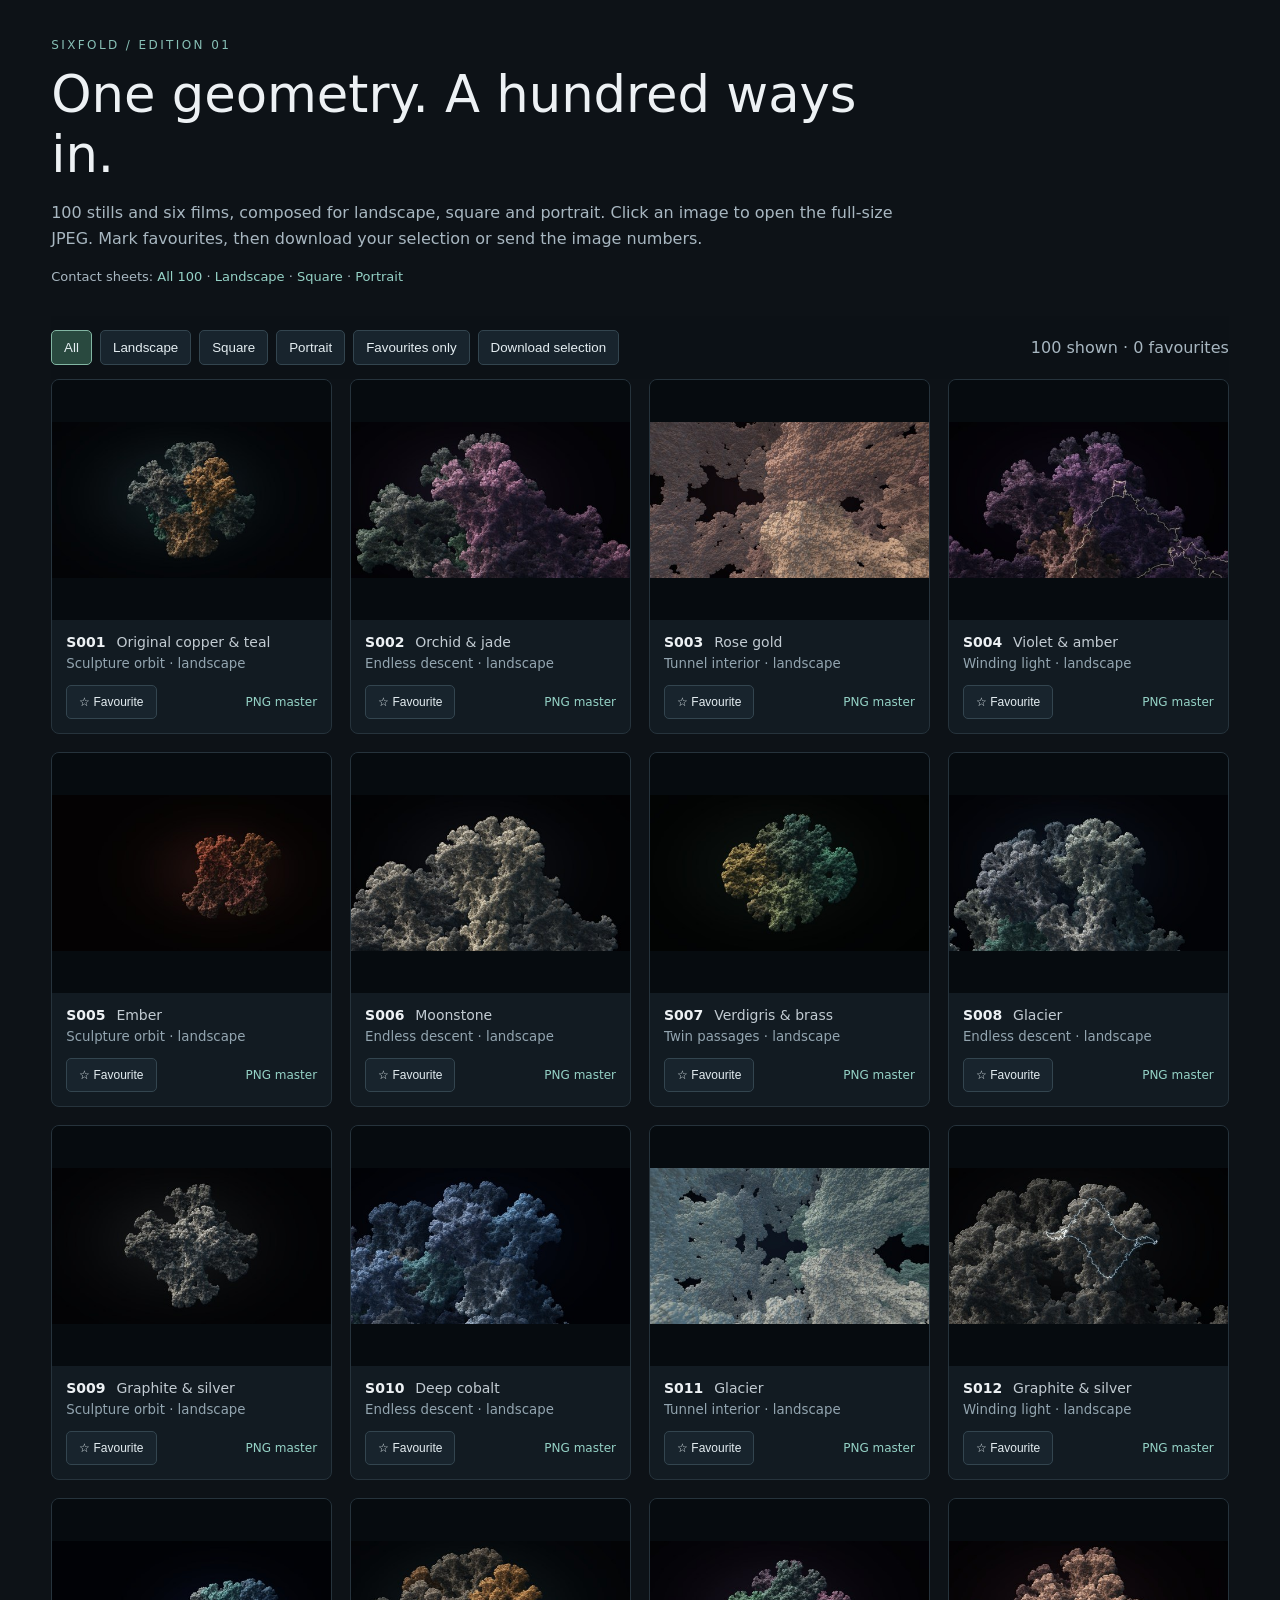
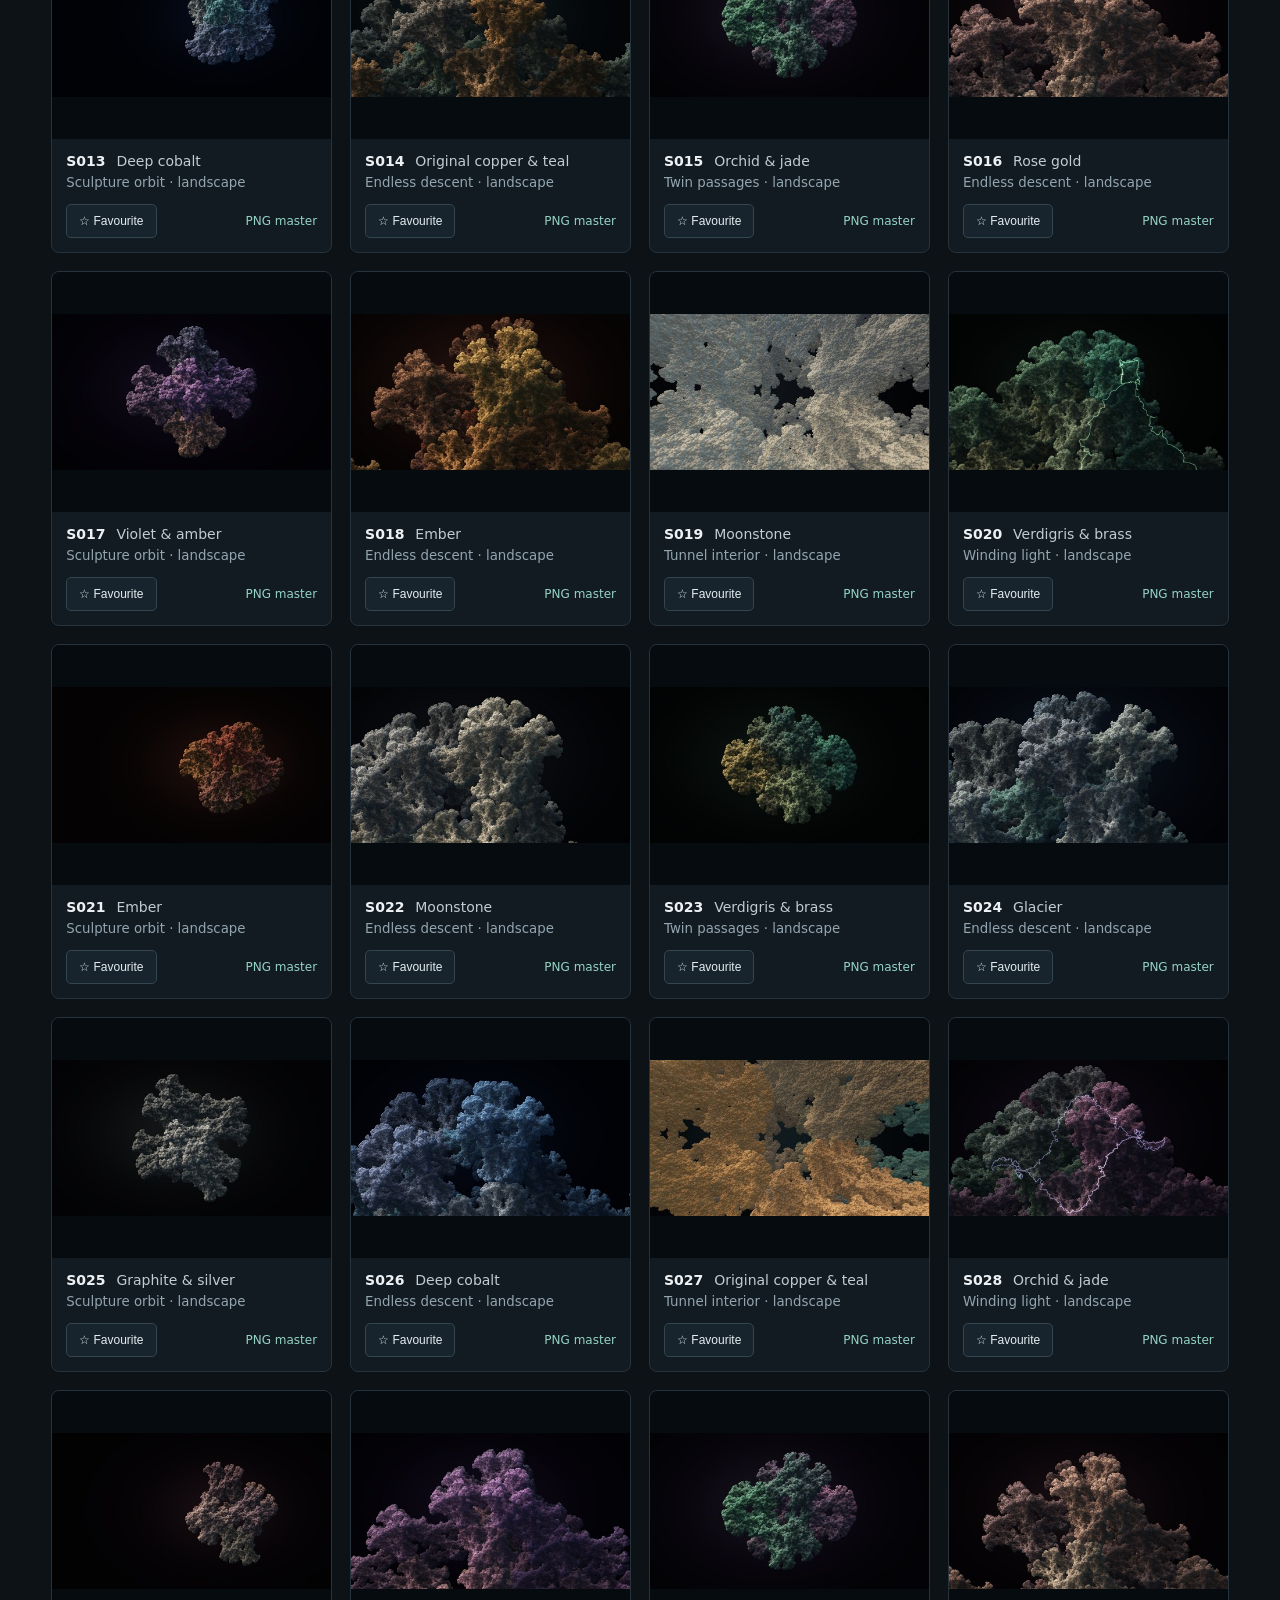
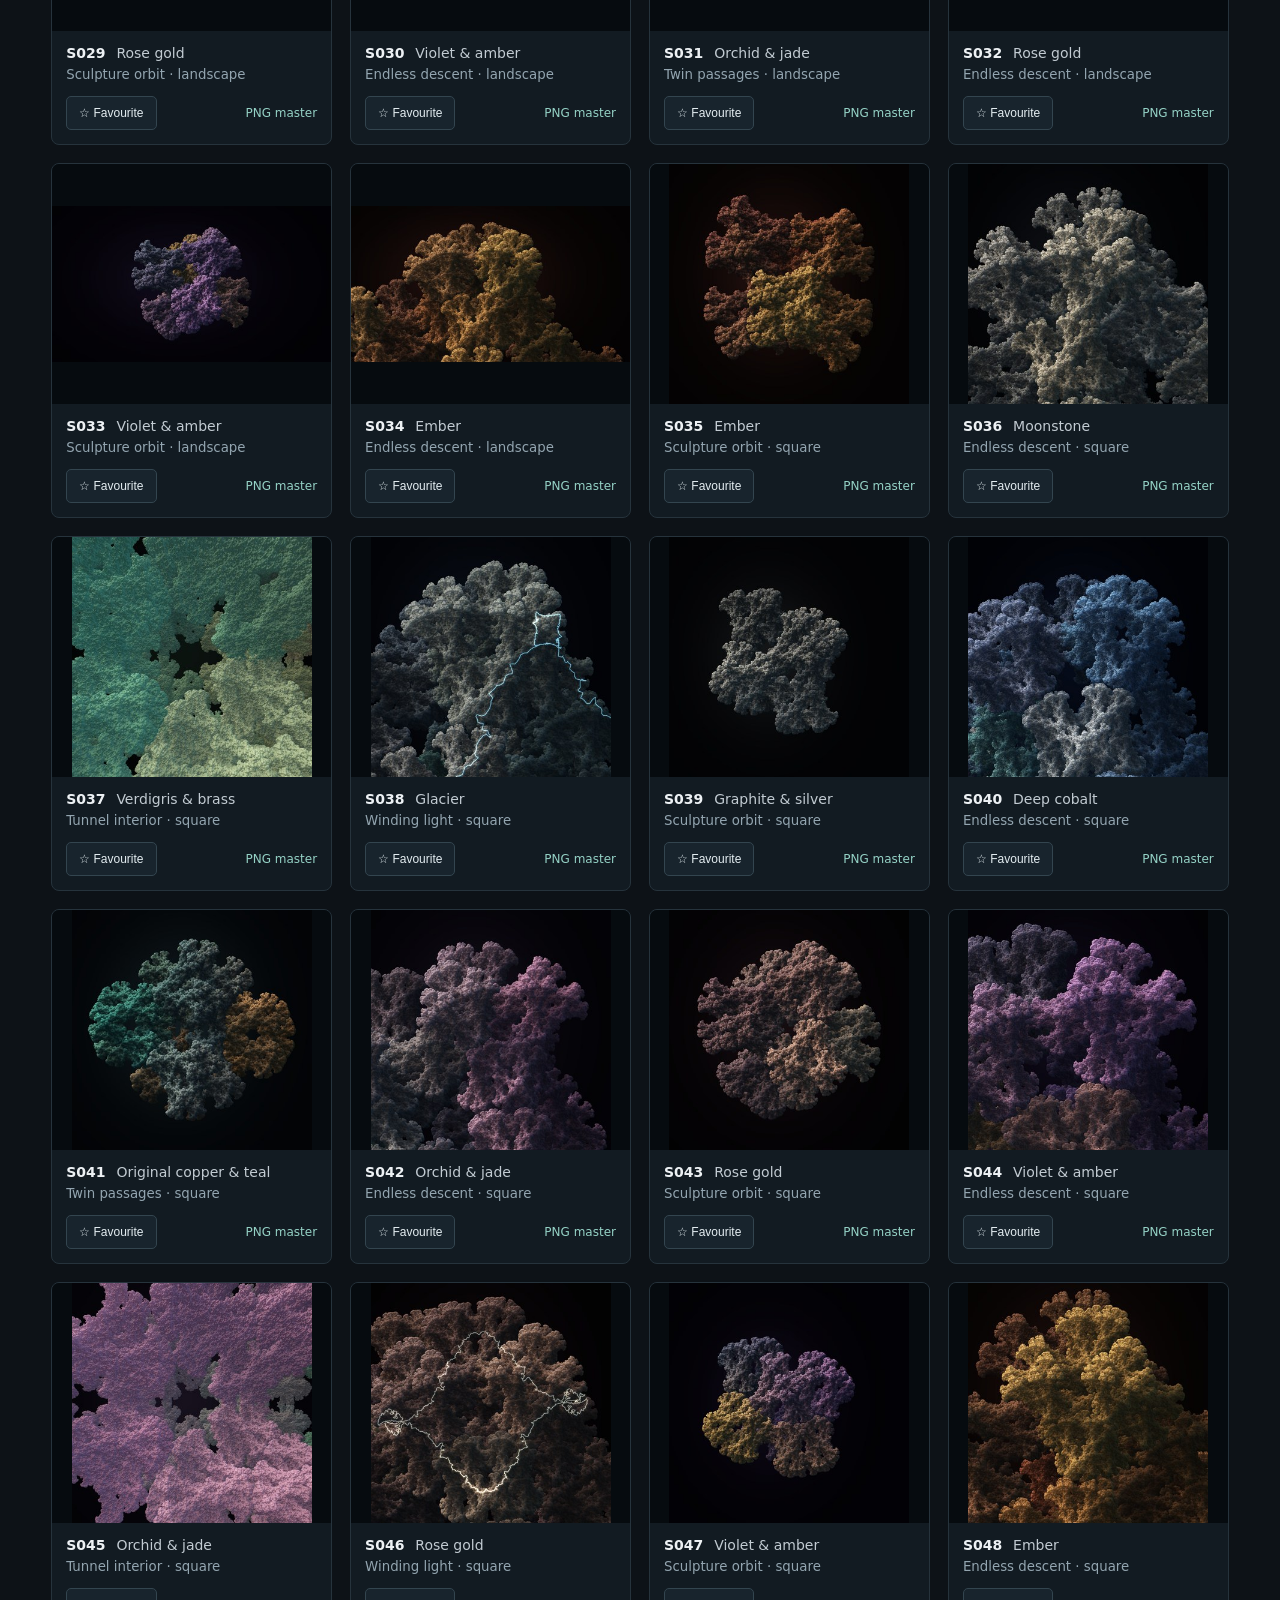
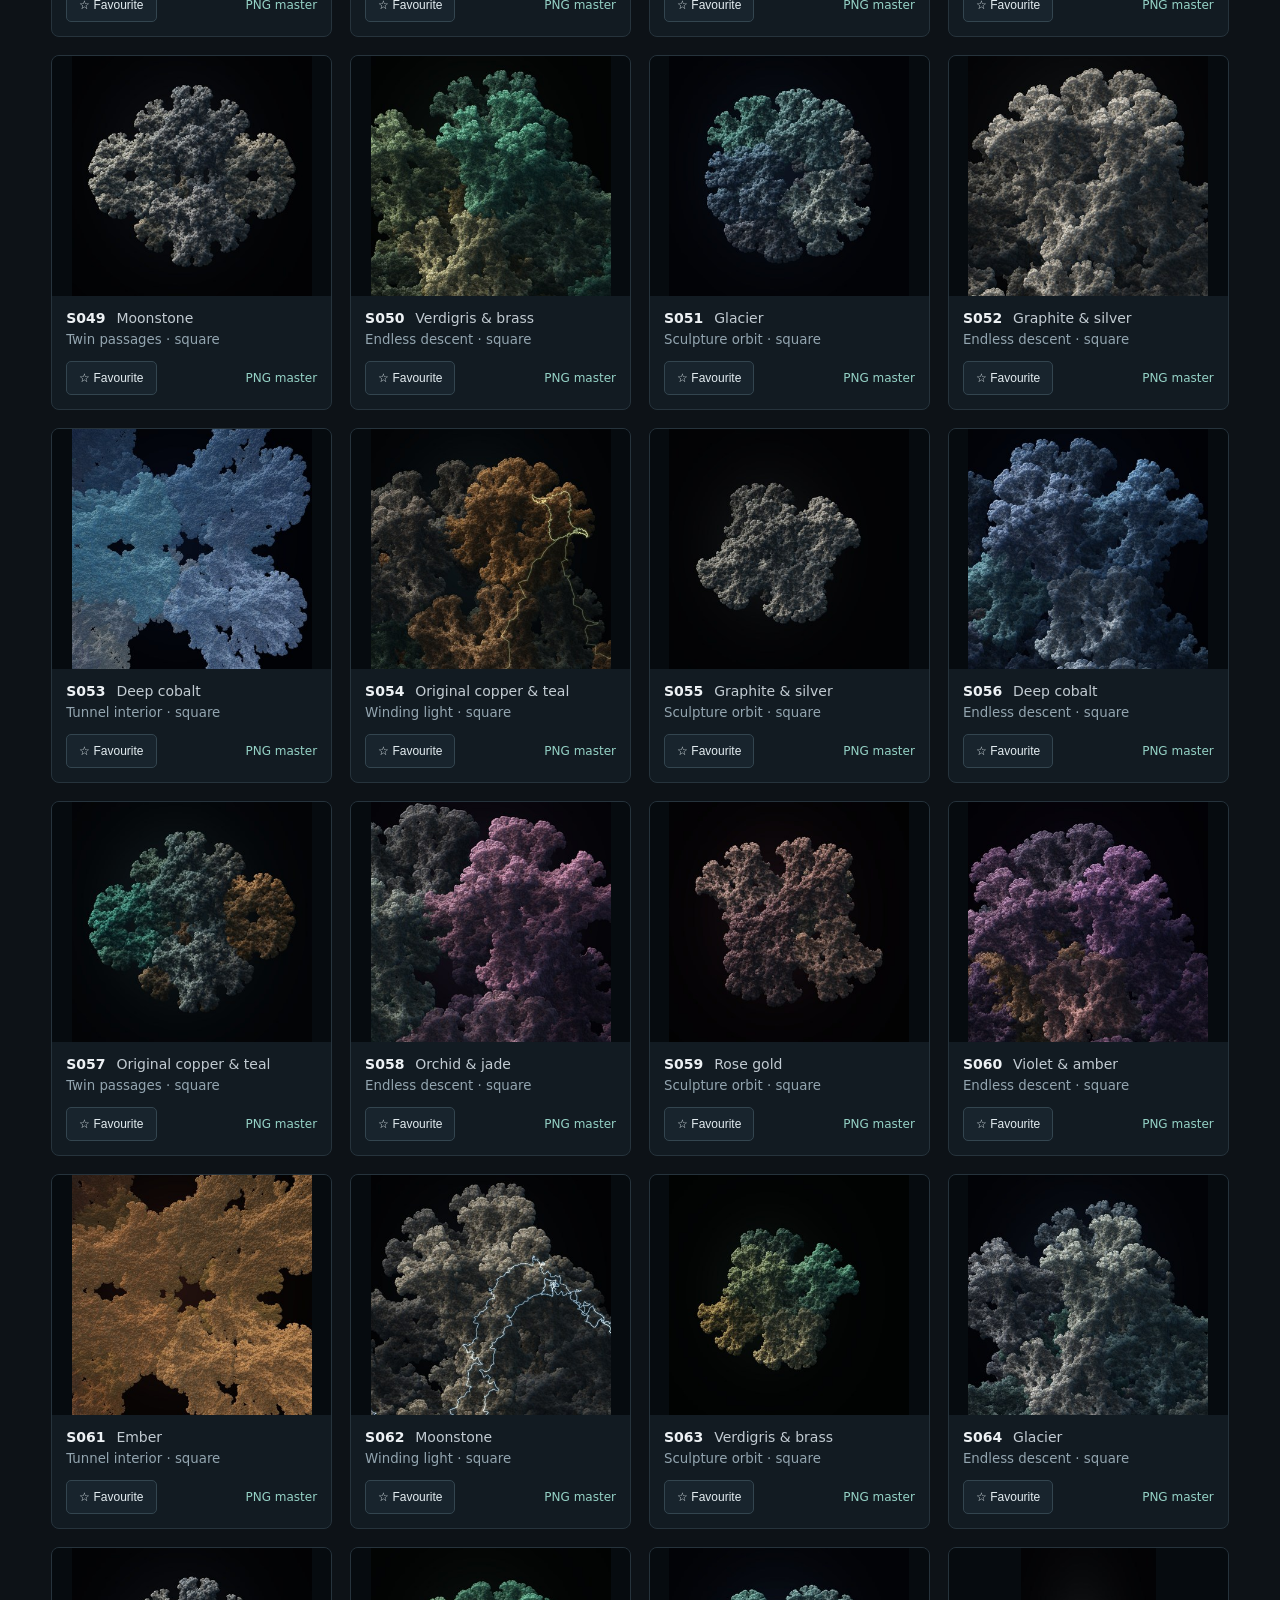
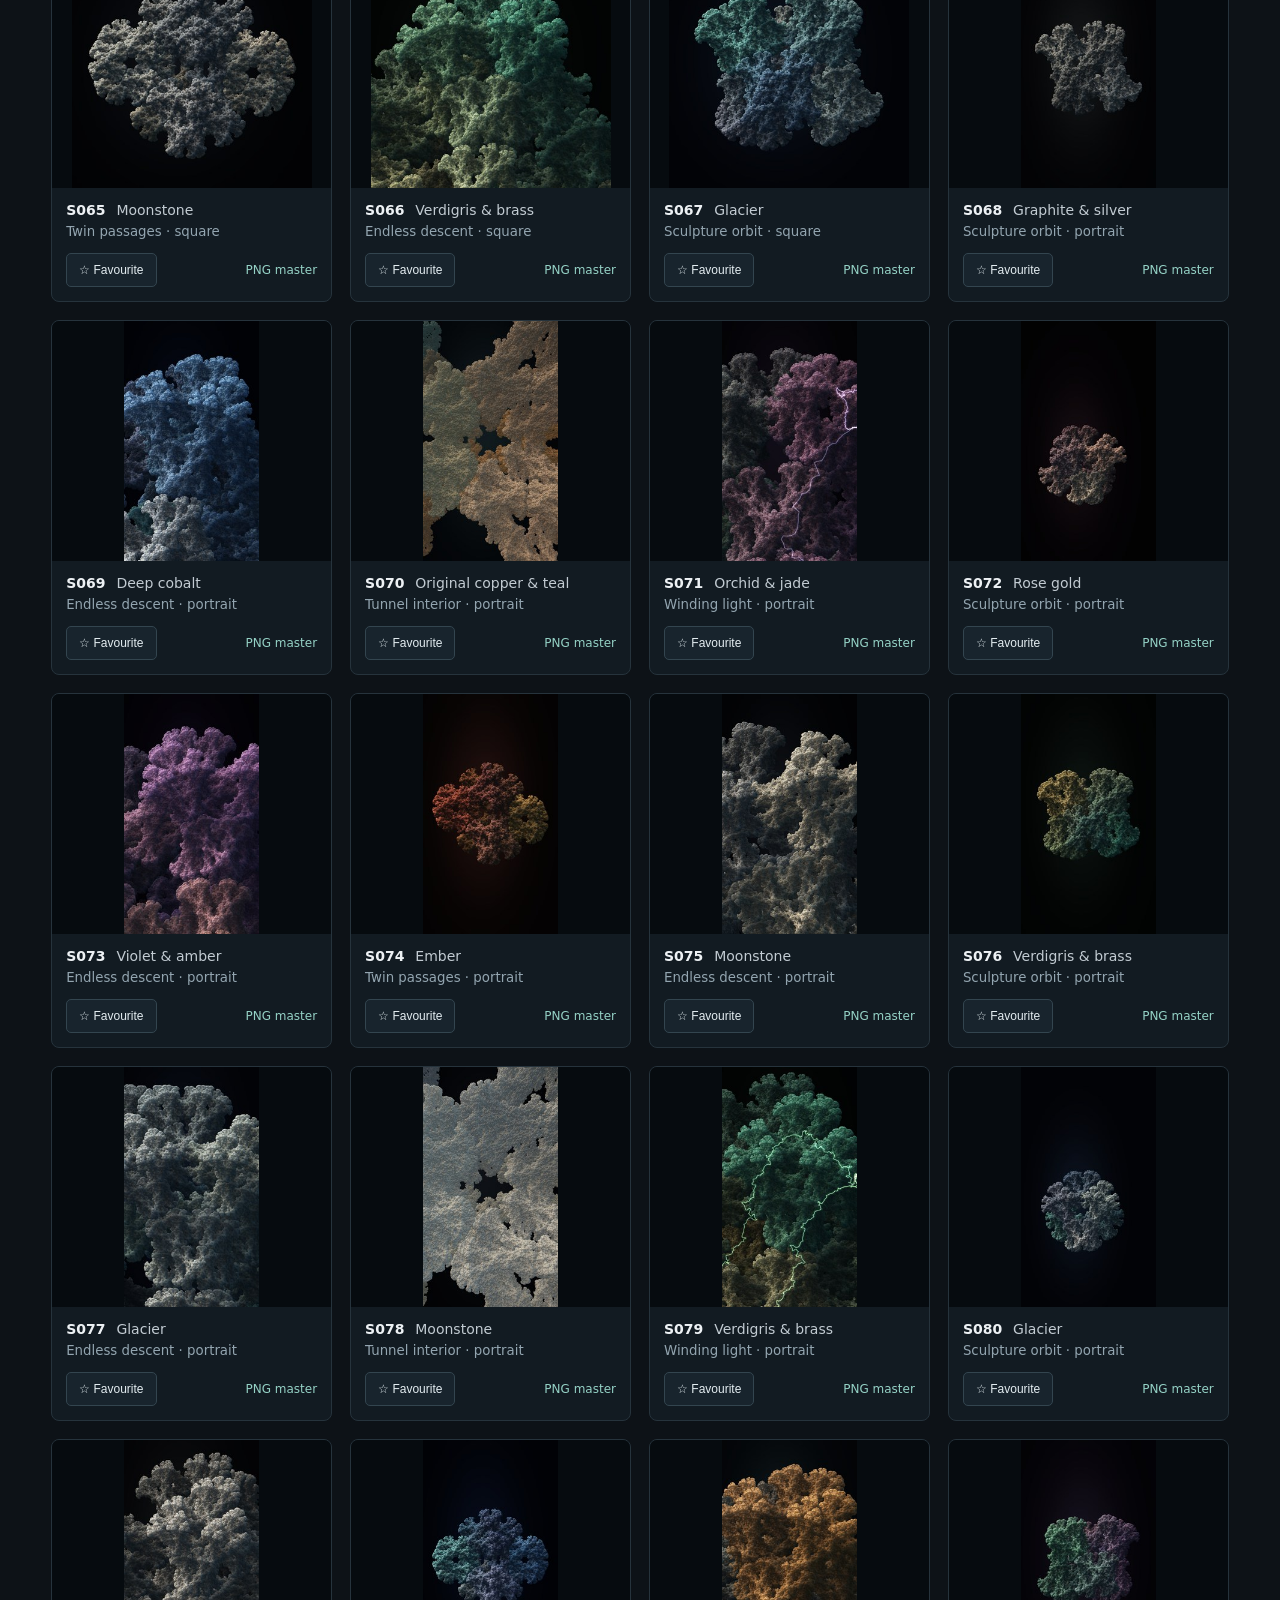
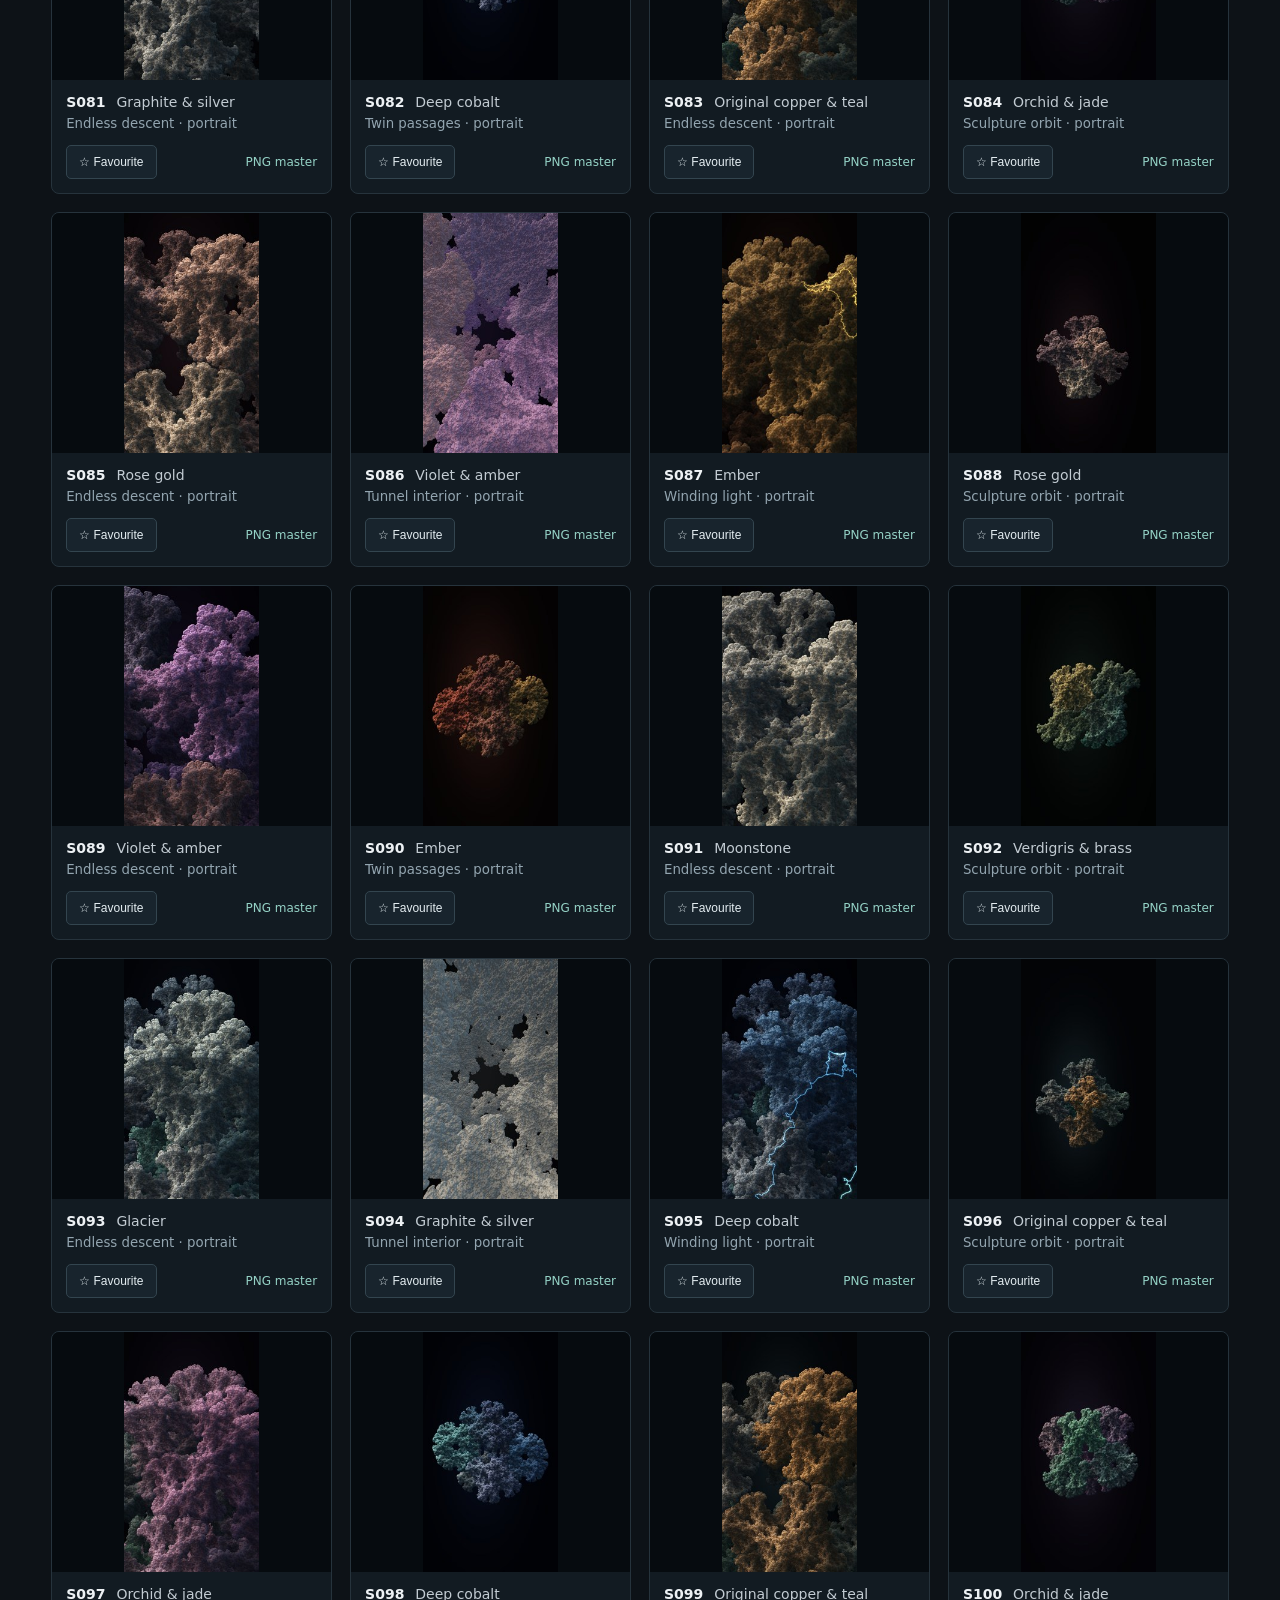
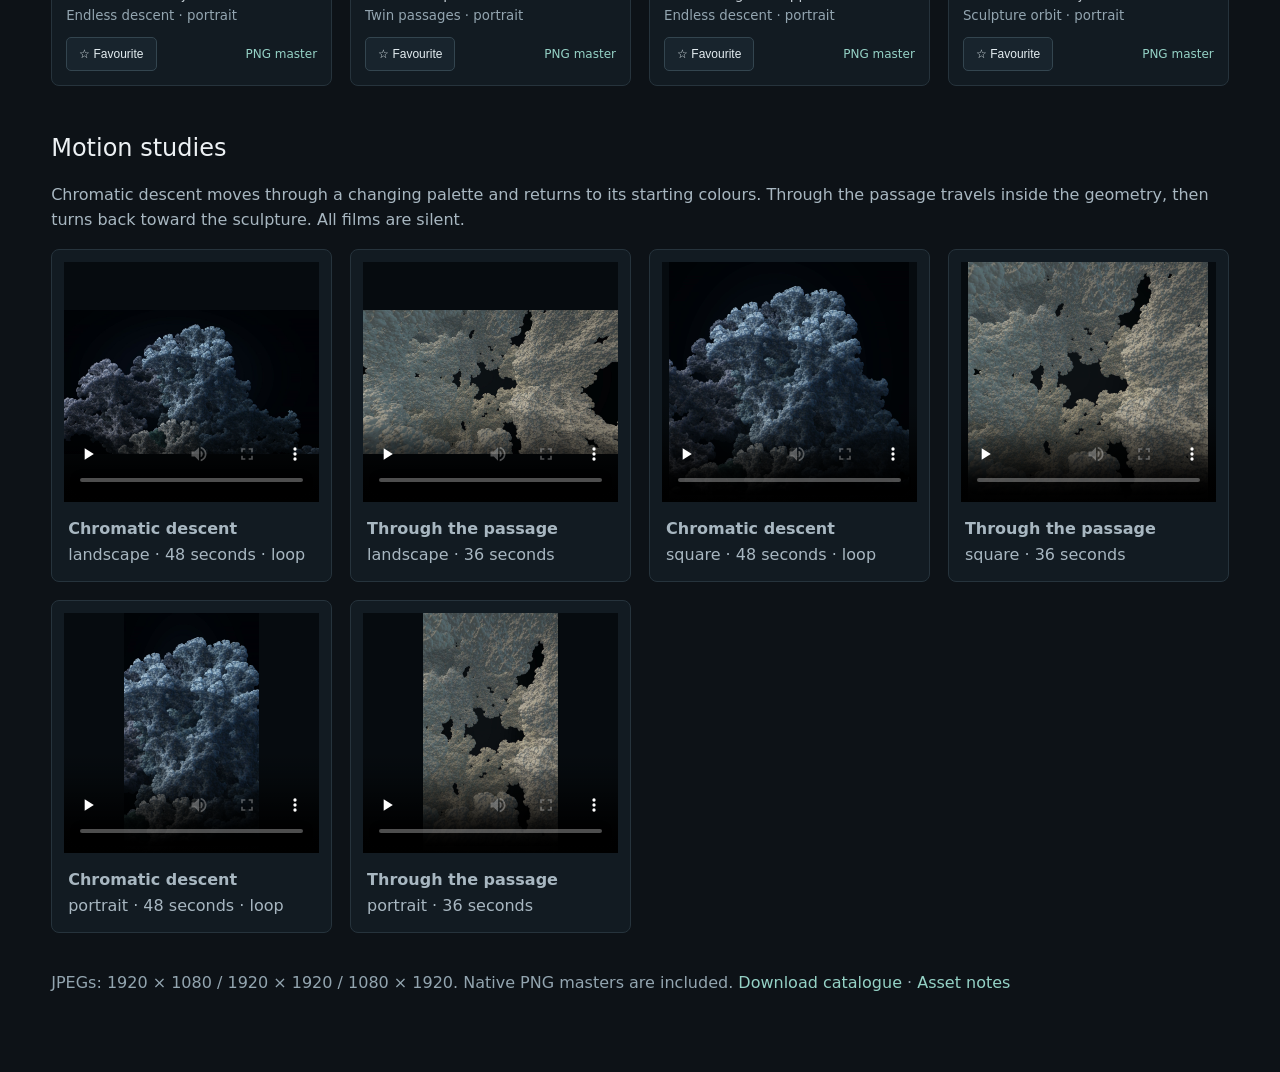
<file: research/sixfold/assets/2026-11-18-library/index.html>
<!doctype html><html lang="en"><meta charset="utf-8"><meta name="viewport" content="width=device-width,initial-scale=1">
<title>Sixfold — Select your favourites</title><style>
:root{color-scheme:dark;font-family:Segoe UI,system-ui,sans-serif;background:#0d1217;color:#edf1f4}*{box-sizing:border-box}body{margin:0;padding:38px 4vw 80px}header{max-width:850px;margin-bottom:28px}.eyebrow{color:#87bfb5;letter-spacing:.2em;font-size:12px}h1{font-weight:400;font-size:clamp(32px,4vw,54px);margin:12px 0}p{color:#a8b7c1;line-height:1.6}a{color:#95d2c6;text-decoration:none}a:hover{text-decoration:underline}button{border:1px solid #33454f;background:#18242d;color:#e4edf1;padding:9px 12px;border-radius:5px;cursor:pointer}button:hover,button.active{background:#29493f;border-color:#82b6a3}.toolbar{display:flex;gap:8px;flex-wrap:wrap;padding:14px 0;position:sticky;top:0;background:#0d1217f5;z-index:2}.count{align-self:center;margin-left:auto;color:#a8b7c1}.grid{display:grid;grid-template-columns:repeat(auto-fill,minmax(235px,1fr));gap:18px}.card{border:1px solid #26333c;border-radius:8px;overflow:hidden;background:#121b22}.card>a{display:flex;height:240px;align-items:center;justify-content:center;background:#060b0f}.card img{max-height:100%;max-width:100%;object-fit:contain}.caption{padding:14px}.caption strong{display:block;font-size:14px}.caption strong span{font-weight:400;color:#c2cbd2;margin-left:6px}small{display:block;color:#93a5b0;margin-top:6px}.actions{display:flex;align-items:center;justify-content:space-between;gap:8px;margin-top:14px;font-size:12px}.actions button{font-size:12px}.card.picked{border-color:#91d6be}.card[hidden]{display:none}.film-grid{display:grid;grid-template-columns:repeat(auto-fit,minmax(260px,1fr));gap:18px;margin-bottom:38px}.film{padding:12px;background:#121b22;border:1px solid #26333c;border-radius:8px}.film video{width:100%;height:240px;object-fit:contain;background:#060b0f}.film p{margin:10px 4px 2px}.pending{height:240px;display:grid;place-items:center;color:#83959f;background:#060b0f}h2{font-weight:400;margin-top:48px}.note{font-size:13px}footer{margin-top:40px;color:#93a5b0}
</style><header><div class="eyebrow">SIXFOLD / EDITION 01</div><h1>One geometry. A hundred ways in.</h1>
<p>100 stills and six films, composed for landscape, square and portrait. Click an image to open the full-size JPEG. Mark favourites, then download your selection or send the image numbers.</p>
<p class="note">Contact sheets: <a href="contact-sheets/all-100.jpg">All 100</a> · <a href="contact-sheets/landscape.jpg">Landscape</a> · <a href="contact-sheets/square.jpg">Square</a> · <a href="contact-sheets/portrait.jpg">Portrait</a></p></header>
<nav class="toolbar" aria-label="Image filters"><button class="active" data-filter="all">All</button><button data-filter="landscape">Landscape</button><button data-filter="square">Square</button><button data-filter="portrait">Portrait</button><button id="only">Favourites only</button><button id="download">Download selection</button><span class="count" id="count"></span></nav>
<main class="grid"><article class="card" data-aspect="landscape" data-id="S001">
<a href="landscape/stills/001-original-sculpture-orbit.jpg" target="_blank"><img src="thumbnails/001-original-sculpture-orbit.jpg" alt="Original copper &amp; teal / Sculpture orbit" loading="lazy"></a>
<div class="caption"><strong>S001 <span>Original copper &amp; teal</span></strong>
<small>Sculpture orbit · landscape</small><div class="actions"><button data-pick="S001" aria-pressed="false">☆ Favourite</button><a href="landscape/masters/001-original-sculpture-orbit.png" target="_blank">PNG master</a></div></div></article>
<article class="card" data-aspect="landscape" data-id="S002">
<a href="landscape/stills/002-orchid-endless-descent.jpg" target="_blank"><img src="thumbnails/002-orchid-endless-descent.jpg" alt="Orchid &amp; jade / Endless descent" loading="lazy"></a>
<div class="caption"><strong>S002 <span>Orchid &amp; jade</span></strong>
<small>Endless descent · landscape</small><div class="actions"><button data-pick="S002" aria-pressed="false">☆ Favourite</button><a href="landscape/masters/002-orchid-endless-descent.png" target="_blank">PNG master</a></div></div></article>
<article class="card" data-aspect="landscape" data-id="S003">
<a href="landscape/stills/003-rose-tunnel-interior.jpg" target="_blank"><img src="thumbnails/003-rose-tunnel-interior.jpg" alt="Rose gold / Tunnel interior" loading="lazy"></a>
<div class="caption"><strong>S003 <span>Rose gold</span></strong>
<small>Tunnel interior · landscape</small><div class="actions"><button data-pick="S003" aria-pressed="false">☆ Favourite</button><a href="landscape/masters/003-rose-tunnel-interior.png" target="_blank">PNG master</a></div></div></article>
<article class="card" data-aspect="landscape" data-id="S004">
<a href="landscape/stills/004-violet-winding-light.jpg" target="_blank"><img src="thumbnails/004-violet-winding-light.jpg" alt="Violet &amp; amber / Winding light" loading="lazy"></a>
<div class="caption"><strong>S004 <span>Violet &amp; amber</span></strong>
<small>Winding light · landscape</small><div class="actions"><button data-pick="S004" aria-pressed="false">☆ Favourite</button><a href="landscape/masters/004-violet-winding-light.png" target="_blank">PNG master</a></div></div></article>
<article class="card" data-aspect="landscape" data-id="S005">
<a href="landscape/stills/005-ember-sculpture-orbit.jpg" target="_blank"><img src="thumbnails/005-ember-sculpture-orbit.jpg" alt="Ember / Sculpture orbit" loading="lazy"></a>
<div class="caption"><strong>S005 <span>Ember</span></strong>
<small>Sculpture orbit · landscape</small><div class="actions"><button data-pick="S005" aria-pressed="false">☆ Favourite</button><a href="landscape/masters/005-ember-sculpture-orbit.png" target="_blank">PNG master</a></div></div></article>
<article class="card" data-aspect="landscape" data-id="S006">
<a href="landscape/stills/006-moonstone-endless-descent.jpg" target="_blank"><img src="thumbnails/006-moonstone-endless-descent.jpg" alt="Moonstone / Endless descent" loading="lazy"></a>
<div class="caption"><strong>S006 <span>Moonstone</span></strong>
<small>Endless descent · landscape</small><div class="actions"><button data-pick="S006" aria-pressed="false">☆ Favourite</button><a href="landscape/masters/006-moonstone-endless-descent.png" target="_blank">PNG master</a></div></div></article>
<article class="card" data-aspect="landscape" data-id="S007">
<a href="landscape/stills/007-verdigris-twin-passages.jpg" target="_blank"><img src="thumbnails/007-verdigris-twin-passages.jpg" alt="Verdigris &amp; brass / Twin passages" loading="lazy"></a>
<div class="caption"><strong>S007 <span>Verdigris &amp; brass</span></strong>
<small>Twin passages · landscape</small><div class="actions"><button data-pick="S007" aria-pressed="false">☆ Favourite</button><a href="landscape/masters/007-verdigris-twin-passages.png" target="_blank">PNG master</a></div></div></article>
<article class="card" data-aspect="landscape" data-id="S008">
<a href="landscape/stills/008-glacier-endless-descent.jpg" target="_blank"><img src="thumbnails/008-glacier-endless-descent.jpg" alt="Glacier / Endless descent" loading="lazy"></a>
<div class="caption"><strong>S008 <span>Glacier</span></strong>
<small>Endless descent · landscape</small><div class="actions"><button data-pick="S008" aria-pressed="false">☆ Favourite</button><a href="landscape/masters/008-glacier-endless-descent.png" target="_blank">PNG master</a></div></div></article>
<article class="card" data-aspect="landscape" data-id="S009">
<a href="landscape/stills/009-silver-sculpture-orbit.jpg" target="_blank"><img src="thumbnails/009-silver-sculpture-orbit.jpg" alt="Graphite &amp; silver / Sculpture orbit" loading="lazy"></a>
<div class="caption"><strong>S009 <span>Graphite &amp; silver</span></strong>
<small>Sculpture orbit · landscape</small><div class="actions"><button data-pick="S009" aria-pressed="false">☆ Favourite</button><a href="landscape/masters/009-silver-sculpture-orbit.png" target="_blank">PNG master</a></div></div></article>
<article class="card" data-aspect="landscape" data-id="S010">
<a href="landscape/stills/010-cobalt-endless-descent.jpg" target="_blank"><img src="thumbnails/010-cobalt-endless-descent.jpg" alt="Deep cobalt / Endless descent" loading="lazy"></a>
<div class="caption"><strong>S010 <span>Deep cobalt</span></strong>
<small>Endless descent · landscape</small><div class="actions"><button data-pick="S010" aria-pressed="false">☆ Favourite</button><a href="landscape/masters/010-cobalt-endless-descent.png" target="_blank">PNG master</a></div></div></article>
<article class="card" data-aspect="landscape" data-id="S011">
<a href="landscape/stills/011-glacier-tunnel-interior.jpg" target="_blank"><img src="thumbnails/011-glacier-tunnel-interior.jpg" alt="Glacier / Tunnel interior" loading="lazy"></a>
<div class="caption"><strong>S011 <span>Glacier</span></strong>
<small>Tunnel interior · landscape</small><div class="actions"><button data-pick="S011" aria-pressed="false">☆ Favourite</button><a href="landscape/masters/011-glacier-tunnel-interior.png" target="_blank">PNG master</a></div></div></article>
<article class="card" data-aspect="landscape" data-id="S012">
<a href="landscape/stills/012-silver-winding-light.jpg" target="_blank"><img src="thumbnails/012-silver-winding-light.jpg" alt="Graphite &amp; silver / Winding light" loading="lazy"></a>
<div class="caption"><strong>S012 <span>Graphite &amp; silver</span></strong>
<small>Winding light · landscape</small><div class="actions"><button data-pick="S012" aria-pressed="false">☆ Favourite</button><a href="landscape/masters/012-silver-winding-light.png" target="_blank">PNG master</a></div></div></article>
<article class="card" data-aspect="landscape" data-id="S013">
<a href="landscape/stills/013-cobalt-sculpture-orbit.jpg" target="_blank"><img src="thumbnails/013-cobalt-sculpture-orbit.jpg" alt="Deep cobalt / Sculpture orbit" loading="lazy"></a>
<div class="caption"><strong>S013 <span>Deep cobalt</span></strong>
<small>Sculpture orbit · landscape</small><div class="actions"><button data-pick="S013" aria-pressed="false">☆ Favourite</button><a href="landscape/masters/013-cobalt-sculpture-orbit.png" target="_blank">PNG master</a></div></div></article>
<article class="card" data-aspect="landscape" data-id="S014">
<a href="landscape/stills/014-original-endless-descent.jpg" target="_blank"><img src="thumbnails/014-original-endless-descent.jpg" alt="Original copper &amp; teal / Endless descent" loading="lazy"></a>
<div class="caption"><strong>S014 <span>Original copper &amp; teal</span></strong>
<small>Endless descent · landscape</small><div class="actions"><button data-pick="S014" aria-pressed="false">☆ Favourite</button><a href="landscape/masters/014-original-endless-descent.png" target="_blank">PNG master</a></div></div></article>
<article class="card" data-aspect="landscape" data-id="S015">
<a href="landscape/stills/015-orchid-twin-passages.jpg" target="_blank"><img src="thumbnails/015-orchid-twin-passages.jpg" alt="Orchid &amp; jade / Twin passages" loading="lazy"></a>
<div class="caption"><strong>S015 <span>Orchid &amp; jade</span></strong>
<small>Twin passages · landscape</small><div class="actions"><button data-pick="S015" aria-pressed="false">☆ Favourite</button><a href="landscape/masters/015-orchid-twin-passages.png" target="_blank">PNG master</a></div></div></article>
<article class="card" data-aspect="landscape" data-id="S016">
<a href="landscape/stills/016-rose-endless-descent.jpg" target="_blank"><img src="thumbnails/016-rose-endless-descent.jpg" alt="Rose gold / Endless descent" loading="lazy"></a>
<div class="caption"><strong>S016 <span>Rose gold</span></strong>
<small>Endless descent · landscape</small><div class="actions"><button data-pick="S016" aria-pressed="false">☆ Favourite</button><a href="landscape/masters/016-rose-endless-descent.png" target="_blank">PNG master</a></div></div></article>
<article class="card" data-aspect="landscape" data-id="S017">
<a href="landscape/stills/017-violet-sculpture-orbit.jpg" target="_blank"><img src="thumbnails/017-violet-sculpture-orbit.jpg" alt="Violet &amp; amber / Sculpture orbit" loading="lazy"></a>
<div class="caption"><strong>S017 <span>Violet &amp; amber</span></strong>
<small>Sculpture orbit · landscape</small><div class="actions"><button data-pick="S017" aria-pressed="false">☆ Favourite</button><a href="landscape/masters/017-violet-sculpture-orbit.png" target="_blank">PNG master</a></div></div></article>
<article class="card" data-aspect="landscape" data-id="S018">
<a href="landscape/stills/018-ember-endless-descent.jpg" target="_blank"><img src="thumbnails/018-ember-endless-descent.jpg" alt="Ember / Endless descent" loading="lazy"></a>
<div class="caption"><strong>S018 <span>Ember</span></strong>
<small>Endless descent · landscape</small><div class="actions"><button data-pick="S018" aria-pressed="false">☆ Favourite</button><a href="landscape/masters/018-ember-endless-descent.png" target="_blank">PNG master</a></div></div></article>
<article class="card" data-aspect="landscape" data-id="S019">
<a href="landscape/stills/019-moonstone-tunnel-interior.jpg" target="_blank"><img src="thumbnails/019-moonstone-tunnel-interior.jpg" alt="Moonstone / Tunnel interior" loading="lazy"></a>
<div class="caption"><strong>S019 <span>Moonstone</span></strong>
<small>Tunnel interior · landscape</small><div class="actions"><button data-pick="S019" aria-pressed="false">☆ Favourite</button><a href="landscape/masters/019-moonstone-tunnel-interior.png" target="_blank">PNG master</a></div></div></article>
<article class="card" data-aspect="landscape" data-id="S020">
<a href="landscape/stills/020-verdigris-winding-light.jpg" target="_blank"><img src="thumbnails/020-verdigris-winding-light.jpg" alt="Verdigris &amp; brass / Winding light" loading="lazy"></a>
<div class="caption"><strong>S020 <span>Verdigris &amp; brass</span></strong>
<small>Winding light · landscape</small><div class="actions"><button data-pick="S020" aria-pressed="false">☆ Favourite</button><a href="landscape/masters/020-verdigris-winding-light.png" target="_blank">PNG master</a></div></div></article>
<article class="card" data-aspect="landscape" data-id="S021">
<a href="landscape/stills/021-ember-sculpture-orbit.jpg" target="_blank"><img src="thumbnails/021-ember-sculpture-orbit.jpg" alt="Ember / Sculpture orbit" loading="lazy"></a>
<div class="caption"><strong>S021 <span>Ember</span></strong>
<small>Sculpture orbit · landscape</small><div class="actions"><button data-pick="S021" aria-pressed="false">☆ Favourite</button><a href="landscape/masters/021-ember-sculpture-orbit.png" target="_blank">PNG master</a></div></div></article>
<article class="card" data-aspect="landscape" data-id="S022">
<a href="landscape/stills/022-moonstone-endless-descent.jpg" target="_blank"><img src="thumbnails/022-moonstone-endless-descent.jpg" alt="Moonstone / Endless descent" loading="lazy"></a>
<div class="caption"><strong>S022 <span>Moonstone</span></strong>
<small>Endless descent · landscape</small><div class="actions"><button data-pick="S022" aria-pressed="false">☆ Favourite</button><a href="landscape/masters/022-moonstone-endless-descent.png" target="_blank">PNG master</a></div></div></article>
<article class="card" data-aspect="landscape" data-id="S023">
<a href="landscape/stills/023-verdigris-twin-passages.jpg" target="_blank"><img src="thumbnails/023-verdigris-twin-passages.jpg" alt="Verdigris &amp; brass / Twin passages" loading="lazy"></a>
<div class="caption"><strong>S023 <span>Verdigris &amp; brass</span></strong>
<small>Twin passages · landscape</small><div class="actions"><button data-pick="S023" aria-pressed="false">☆ Favourite</button><a href="landscape/masters/023-verdigris-twin-passages.png" target="_blank">PNG master</a></div></div></article>
<article class="card" data-aspect="landscape" data-id="S024">
<a href="landscape/stills/024-glacier-endless-descent.jpg" target="_blank"><img src="thumbnails/024-glacier-endless-descent.jpg" alt="Glacier / Endless descent" loading="lazy"></a>
<div class="caption"><strong>S024 <span>Glacier</span></strong>
<small>Endless descent · landscape</small><div class="actions"><button data-pick="S024" aria-pressed="false">☆ Favourite</button><a href="landscape/masters/024-glacier-endless-descent.png" target="_blank">PNG master</a></div></div></article>
<article class="card" data-aspect="landscape" data-id="S025">
<a href="landscape/stills/025-silver-sculpture-orbit.jpg" target="_blank"><img src="thumbnails/025-silver-sculpture-orbit.jpg" alt="Graphite &amp; silver / Sculpture orbit" loading="lazy"></a>
<div class="caption"><strong>S025 <span>Graphite &amp; silver</span></strong>
<small>Sculpture orbit · landscape</small><div class="actions"><button data-pick="S025" aria-pressed="false">☆ Favourite</button><a href="landscape/masters/025-silver-sculpture-orbit.png" target="_blank">PNG master</a></div></div></article>
<article class="card" data-aspect="landscape" data-id="S026">
<a href="landscape/stills/026-cobalt-endless-descent.jpg" target="_blank"><img src="thumbnails/026-cobalt-endless-descent.jpg" alt="Deep cobalt / Endless descent" loading="lazy"></a>
<div class="caption"><strong>S026 <span>Deep cobalt</span></strong>
<small>Endless descent · landscape</small><div class="actions"><button data-pick="S026" aria-pressed="false">☆ Favourite</button><a href="landscape/masters/026-cobalt-endless-descent.png" target="_blank">PNG master</a></div></div></article>
<article class="card" data-aspect="landscape" data-id="S027">
<a href="landscape/stills/027-original-tunnel-interior.jpg" target="_blank"><img src="thumbnails/027-original-tunnel-interior.jpg" alt="Original copper &amp; teal / Tunnel interior" loading="lazy"></a>
<div class="caption"><strong>S027 <span>Original copper &amp; teal</span></strong>
<small>Tunnel interior · landscape</small><div class="actions"><button data-pick="S027" aria-pressed="false">☆ Favourite</button><a href="landscape/masters/027-original-tunnel-interior.png" target="_blank">PNG master</a></div></div></article>
<article class="card" data-aspect="landscape" data-id="S028">
<a href="landscape/stills/028-orchid-winding-light.jpg" target="_blank"><img src="thumbnails/028-orchid-winding-light.jpg" alt="Orchid &amp; jade / Winding light" loading="lazy"></a>
<div class="caption"><strong>S028 <span>Orchid &amp; jade</span></strong>
<small>Winding light · landscape</small><div class="actions"><button data-pick="S028" aria-pressed="false">☆ Favourite</button><a href="landscape/masters/028-orchid-winding-light.png" target="_blank">PNG master</a></div></div></article>
<article class="card" data-aspect="landscape" data-id="S029">
<a href="landscape/stills/029-rose-sculpture-orbit.jpg" target="_blank"><img src="thumbnails/029-rose-sculpture-orbit.jpg" alt="Rose gold / Sculpture orbit" loading="lazy"></a>
<div class="caption"><strong>S029 <span>Rose gold</span></strong>
<small>Sculpture orbit · landscape</small><div class="actions"><button data-pick="S029" aria-pressed="false">☆ Favourite</button><a href="landscape/masters/029-rose-sculpture-orbit.png" target="_blank">PNG master</a></div></div></article>
<article class="card" data-aspect="landscape" data-id="S030">
<a href="landscape/stills/030-violet-endless-descent.jpg" target="_blank"><img src="thumbnails/030-violet-endless-descent.jpg" alt="Violet &amp; amber / Endless descent" loading="lazy"></a>
<div class="caption"><strong>S030 <span>Violet &amp; amber</span></strong>
<small>Endless descent · landscape</small><div class="actions"><button data-pick="S030" aria-pressed="false">☆ Favourite</button><a href="landscape/masters/030-violet-endless-descent.png" target="_blank">PNG master</a></div></div></article>
<article class="card" data-aspect="landscape" data-id="S031">
<a href="landscape/stills/031-orchid-twin-passages.jpg" target="_blank"><img src="thumbnails/031-orchid-twin-passages.jpg" alt="Orchid &amp; jade / Twin passages" loading="lazy"></a>
<div class="caption"><strong>S031 <span>Orchid &amp; jade</span></strong>
<small>Twin passages · landscape</small><div class="actions"><button data-pick="S031" aria-pressed="false">☆ Favourite</button><a href="landscape/masters/031-orchid-twin-passages.png" target="_blank">PNG master</a></div></div></article>
<article class="card" data-aspect="landscape" data-id="S032">
<a href="landscape/stills/032-rose-endless-descent.jpg" target="_blank"><img src="thumbnails/032-rose-endless-descent.jpg" alt="Rose gold / Endless descent" loading="lazy"></a>
<div class="caption"><strong>S032 <span>Rose gold</span></strong>
<small>Endless descent · landscape</small><div class="actions"><button data-pick="S032" aria-pressed="false">☆ Favourite</button><a href="landscape/masters/032-rose-endless-descent.png" target="_blank">PNG master</a></div></div></article>
<article class="card" data-aspect="landscape" data-id="S033">
<a href="landscape/stills/033-violet-sculpture-orbit.jpg" target="_blank"><img src="thumbnails/033-violet-sculpture-orbit.jpg" alt="Violet &amp; amber / Sculpture orbit" loading="lazy"></a>
<div class="caption"><strong>S033 <span>Violet &amp; amber</span></strong>
<small>Sculpture orbit · landscape</small><div class="actions"><button data-pick="S033" aria-pressed="false">☆ Favourite</button><a href="landscape/masters/033-violet-sculpture-orbit.png" target="_blank">PNG master</a></div></div></article>
<article class="card" data-aspect="landscape" data-id="S034">
<a href="landscape/stills/034-ember-endless-descent.jpg" target="_blank"><img src="thumbnails/034-ember-endless-descent.jpg" alt="Ember / Endless descent" loading="lazy"></a>
<div class="caption"><strong>S034 <span>Ember</span></strong>
<small>Endless descent · landscape</small><div class="actions"><button data-pick="S034" aria-pressed="false">☆ Favourite</button><a href="landscape/masters/034-ember-endless-descent.png" target="_blank">PNG master</a></div></div></article>
<article class="card" data-aspect="square" data-id="S035">
<a href="square/stills/035-ember-sculpture-orbit.jpg" target="_blank"><img src="thumbnails/035-ember-sculpture-orbit.jpg" alt="Ember / Sculpture orbit" loading="lazy"></a>
<div class="caption"><strong>S035 <span>Ember</span></strong>
<small>Sculpture orbit · square</small><div class="actions"><button data-pick="S035" aria-pressed="false">☆ Favourite</button><a href="square/masters/035-ember-sculpture-orbit.png" target="_blank">PNG master</a></div></div></article>
<article class="card" data-aspect="square" data-id="S036">
<a href="square/stills/036-moonstone-endless-descent.jpg" target="_blank"><img src="thumbnails/036-moonstone-endless-descent.jpg" alt="Moonstone / Endless descent" loading="lazy"></a>
<div class="caption"><strong>S036 <span>Moonstone</span></strong>
<small>Endless descent · square</small><div class="actions"><button data-pick="S036" aria-pressed="false">☆ Favourite</button><a href="square/masters/036-moonstone-endless-descent.png" target="_blank">PNG master</a></div></div></article>
<article class="card" data-aspect="square" data-id="S037">
<a href="square/stills/037-verdigris-tunnel-interior.jpg" target="_blank"><img src="thumbnails/037-verdigris-tunnel-interior.jpg" alt="Verdigris &amp; brass / Tunnel interior" loading="lazy"></a>
<div class="caption"><strong>S037 <span>Verdigris &amp; brass</span></strong>
<small>Tunnel interior · square</small><div class="actions"><button data-pick="S037" aria-pressed="false">☆ Favourite</button><a href="square/masters/037-verdigris-tunnel-interior.png" target="_blank">PNG master</a></div></div></article>
<article class="card" data-aspect="square" data-id="S038">
<a href="square/stills/038-glacier-winding-light.jpg" target="_blank"><img src="thumbnails/038-glacier-winding-light.jpg" alt="Glacier / Winding light" loading="lazy"></a>
<div class="caption"><strong>S038 <span>Glacier</span></strong>
<small>Winding light · square</small><div class="actions"><button data-pick="S038" aria-pressed="false">☆ Favourite</button><a href="square/masters/038-glacier-winding-light.png" target="_blank">PNG master</a></div></div></article>
<article class="card" data-aspect="square" data-id="S039">
<a href="square/stills/039-silver-sculpture-orbit.jpg" target="_blank"><img src="thumbnails/039-silver-sculpture-orbit.jpg" alt="Graphite &amp; silver / Sculpture orbit" loading="lazy"></a>
<div class="caption"><strong>S039 <span>Graphite &amp; silver</span></strong>
<small>Sculpture orbit · square</small><div class="actions"><button data-pick="S039" aria-pressed="false">☆ Favourite</button><a href="square/masters/039-silver-sculpture-orbit.png" target="_blank">PNG master</a></div></div></article>
<article class="card" data-aspect="square" data-id="S040">
<a href="square/stills/040-cobalt-endless-descent.jpg" target="_blank"><img src="thumbnails/040-cobalt-endless-descent.jpg" alt="Deep cobalt / Endless descent" loading="lazy"></a>
<div class="caption"><strong>S040 <span>Deep cobalt</span></strong>
<small>Endless descent · square</small><div class="actions"><button data-pick="S040" aria-pressed="false">☆ Favourite</button><a href="square/masters/040-cobalt-endless-descent.png" target="_blank">PNG master</a></div></div></article>
<article class="card" data-aspect="square" data-id="S041">
<a href="square/stills/041-original-twin-passages.jpg" target="_blank"><img src="thumbnails/041-original-twin-passages.jpg" alt="Original copper &amp; teal / Twin passages" loading="lazy"></a>
<div class="caption"><strong>S041 <span>Original copper &amp; teal</span></strong>
<small>Twin passages · square</small><div class="actions"><button data-pick="S041" aria-pressed="false">☆ Favourite</button><a href="square/masters/041-original-twin-passages.png" target="_blank">PNG master</a></div></div></article>
<article class="card" data-aspect="square" data-id="S042">
<a href="square/stills/042-orchid-endless-descent.jpg" target="_blank"><img src="thumbnails/042-orchid-endless-descent.jpg" alt="Orchid &amp; jade / Endless descent" loading="lazy"></a>
<div class="caption"><strong>S042 <span>Orchid &amp; jade</span></strong>
<small>Endless descent · square</small><div class="actions"><button data-pick="S042" aria-pressed="false">☆ Favourite</button><a href="square/masters/042-orchid-endless-descent.png" target="_blank">PNG master</a></div></div></article>
<article class="card" data-aspect="square" data-id="S043">
<a href="square/stills/043-rose-sculpture-orbit.jpg" target="_blank"><img src="thumbnails/043-rose-sculpture-orbit.jpg" alt="Rose gold / Sculpture orbit" loading="lazy"></a>
<div class="caption"><strong>S043 <span>Rose gold</span></strong>
<small>Sculpture orbit · square</small><div class="actions"><button data-pick="S043" aria-pressed="false">☆ Favourite</button><a href="square/masters/043-rose-sculpture-orbit.png" target="_blank">PNG master</a></div></div></article>
<article class="card" data-aspect="square" data-id="S044">
<a href="square/stills/044-violet-endless-descent.jpg" target="_blank"><img src="thumbnails/044-violet-endless-descent.jpg" alt="Violet &amp; amber / Endless descent" loading="lazy"></a>
<div class="caption"><strong>S044 <span>Violet &amp; amber</span></strong>
<small>Endless descent · square</small><div class="actions"><button data-pick="S044" aria-pressed="false">☆ Favourite</button><a href="square/masters/044-violet-endless-descent.png" target="_blank">PNG master</a></div></div></article>
<article class="card" data-aspect="square" data-id="S045">
<a href="square/stills/045-orchid-tunnel-interior.jpg" target="_blank"><img src="thumbnails/045-orchid-tunnel-interior.jpg" alt="Orchid &amp; jade / Tunnel interior" loading="lazy"></a>
<div class="caption"><strong>S045 <span>Orchid &amp; jade</span></strong>
<small>Tunnel interior · square</small><div class="actions"><button data-pick="S045" aria-pressed="false">☆ Favourite</button><a href="square/masters/045-orchid-tunnel-interior.png" target="_blank">PNG master</a></div></div></article>
<article class="card" data-aspect="square" data-id="S046">
<a href="square/stills/046-rose-winding-light.jpg" target="_blank"><img src="thumbnails/046-rose-winding-light.jpg" alt="Rose gold / Winding light" loading="lazy"></a>
<div class="caption"><strong>S046 <span>Rose gold</span></strong>
<small>Winding light · square</small><div class="actions"><button data-pick="S046" aria-pressed="false">☆ Favourite</button><a href="square/masters/046-rose-winding-light.png" target="_blank">PNG master</a></div></div></article>
<article class="card" data-aspect="square" data-id="S047">
<a href="square/stills/047-violet-sculpture-orbit.jpg" target="_blank"><img src="thumbnails/047-violet-sculpture-orbit.jpg" alt="Violet &amp; amber / Sculpture orbit" loading="lazy"></a>
<div class="caption"><strong>S047 <span>Violet &amp; amber</span></strong>
<small>Sculpture orbit · square</small><div class="actions"><button data-pick="S047" aria-pressed="false">☆ Favourite</button><a href="square/masters/047-violet-sculpture-orbit.png" target="_blank">PNG master</a></div></div></article>
<article class="card" data-aspect="square" data-id="S048">
<a href="square/stills/048-ember-endless-descent.jpg" target="_blank"><img src="thumbnails/048-ember-endless-descent.jpg" alt="Ember / Endless descent" loading="lazy"></a>
<div class="caption"><strong>S048 <span>Ember</span></strong>
<small>Endless descent · square</small><div class="actions"><button data-pick="S048" aria-pressed="false">☆ Favourite</button><a href="square/masters/048-ember-endless-descent.png" target="_blank">PNG master</a></div></div></article>
<article class="card" data-aspect="square" data-id="S049">
<a href="square/stills/049-moonstone-twin-passages.jpg" target="_blank"><img src="thumbnails/049-moonstone-twin-passages.jpg" alt="Moonstone / Twin passages" loading="lazy"></a>
<div class="caption"><strong>S049 <span>Moonstone</span></strong>
<small>Twin passages · square</small><div class="actions"><button data-pick="S049" aria-pressed="false">☆ Favourite</button><a href="square/masters/049-moonstone-twin-passages.png" target="_blank">PNG master</a></div></div></article>
<article class="card" data-aspect="square" data-id="S050">
<a href="square/stills/050-verdigris-endless-descent.jpg" target="_blank"><img src="thumbnails/050-verdigris-endless-descent.jpg" alt="Verdigris &amp; brass / Endless descent" loading="lazy"></a>
<div class="caption"><strong>S050 <span>Verdigris &amp; brass</span></strong>
<small>Endless descent · square</small><div class="actions"><button data-pick="S050" aria-pressed="false">☆ Favourite</button><a href="square/masters/050-verdigris-endless-descent.png" target="_blank">PNG master</a></div></div></article>
<article class="card" data-aspect="square" data-id="S051">
<a href="square/stills/051-glacier-sculpture-orbit.jpg" target="_blank"><img src="thumbnails/051-glacier-sculpture-orbit.jpg" alt="Glacier / Sculpture orbit" loading="lazy"></a>
<div class="caption"><strong>S051 <span>Glacier</span></strong>
<small>Sculpture orbit · square</small><div class="actions"><button data-pick="S051" aria-pressed="false">☆ Favourite</button><a href="square/masters/051-glacier-sculpture-orbit.png" target="_blank">PNG master</a></div></div></article>
<article class="card" data-aspect="square" data-id="S052">
<a href="square/stills/052-silver-endless-descent.jpg" target="_blank"><img src="thumbnails/052-silver-endless-descent.jpg" alt="Graphite &amp; silver / Endless descent" loading="lazy"></a>
<div class="caption"><strong>S052 <span>Graphite &amp; silver</span></strong>
<small>Endless descent · square</small><div class="actions"><button data-pick="S052" aria-pressed="false">☆ Favourite</button><a href="square/masters/052-silver-endless-descent.png" target="_blank">PNG master</a></div></div></article>
<article class="card" data-aspect="square" data-id="S053">
<a href="square/stills/053-cobalt-tunnel-interior.jpg" target="_blank"><img src="thumbnails/053-cobalt-tunnel-interior.jpg" alt="Deep cobalt / Tunnel interior" loading="lazy"></a>
<div class="caption"><strong>S053 <span>Deep cobalt</span></strong>
<small>Tunnel interior · square</small><div class="actions"><button data-pick="S053" aria-pressed="false">☆ Favourite</button><a href="square/masters/053-cobalt-tunnel-interior.png" target="_blank">PNG master</a></div></div></article>
<article class="card" data-aspect="square" data-id="S054">
<a href="square/stills/054-original-winding-light.jpg" target="_blank"><img src="thumbnails/054-original-winding-light.jpg" alt="Original copper &amp; teal / Winding light" loading="lazy"></a>
<div class="caption"><strong>S054 <span>Original copper &amp; teal</span></strong>
<small>Winding light · square</small><div class="actions"><button data-pick="S054" aria-pressed="false">☆ Favourite</button><a href="square/masters/054-original-winding-light.png" target="_blank">PNG master</a></div></div></article>
<article class="card" data-aspect="square" data-id="S055">
<a href="square/stills/055-silver-sculpture-orbit.jpg" target="_blank"><img src="thumbnails/055-silver-sculpture-orbit.jpg" alt="Graphite &amp; silver / Sculpture orbit" loading="lazy"></a>
<div class="caption"><strong>S055 <span>Graphite &amp; silver</span></strong>
<small>Sculpture orbit · square</small><div class="actions"><button data-pick="S055" aria-pressed="false">☆ Favourite</button><a href="square/masters/055-silver-sculpture-orbit.png" target="_blank">PNG master</a></div></div></article>
<article class="card" data-aspect="square" data-id="S056">
<a href="square/stills/056-cobalt-endless-descent.jpg" target="_blank"><img src="thumbnails/056-cobalt-endless-descent.jpg" alt="Deep cobalt / Endless descent" loading="lazy"></a>
<div class="caption"><strong>S056 <span>Deep cobalt</span></strong>
<small>Endless descent · square</small><div class="actions"><button data-pick="S056" aria-pressed="false">☆ Favourite</button><a href="square/masters/056-cobalt-endless-descent.png" target="_blank">PNG master</a></div></div></article>
<article class="card" data-aspect="square" data-id="S057">
<a href="square/stills/057-original-twin-passages.jpg" target="_blank"><img src="thumbnails/057-original-twin-passages.jpg" alt="Original copper &amp; teal / Twin passages" loading="lazy"></a>
<div class="caption"><strong>S057 <span>Original copper &amp; teal</span></strong>
<small>Twin passages · square</small><div class="actions"><button data-pick="S057" aria-pressed="false">☆ Favourite</button><a href="square/masters/057-original-twin-passages.png" target="_blank">PNG master</a></div></div></article>
<article class="card" data-aspect="square" data-id="S058">
<a href="square/stills/058-orchid-endless-descent.jpg" target="_blank"><img src="thumbnails/058-orchid-endless-descent.jpg" alt="Orchid &amp; jade / Endless descent" loading="lazy"></a>
<div class="caption"><strong>S058 <span>Orchid &amp; jade</span></strong>
<small>Endless descent · square</small><div class="actions"><button data-pick="S058" aria-pressed="false">☆ Favourite</button><a href="square/masters/058-orchid-endless-descent.png" target="_blank">PNG master</a></div></div></article>
<article class="card" data-aspect="square" data-id="S059">
<a href="square/stills/059-rose-sculpture-orbit.jpg" target="_blank"><img src="thumbnails/059-rose-sculpture-orbit.jpg" alt="Rose gold / Sculpture orbit" loading="lazy"></a>
<div class="caption"><strong>S059 <span>Rose gold</span></strong>
<small>Sculpture orbit · square</small><div class="actions"><button data-pick="S059" aria-pressed="false">☆ Favourite</button><a href="square/masters/059-rose-sculpture-orbit.png" target="_blank">PNG master</a></div></div></article>
<article class="card" data-aspect="square" data-id="S060">
<a href="square/stills/060-violet-endless-descent.jpg" target="_blank"><img src="thumbnails/060-violet-endless-descent.jpg" alt="Violet &amp; amber / Endless descent" loading="lazy"></a>
<div class="caption"><strong>S060 <span>Violet &amp; amber</span></strong>
<small>Endless descent · square</small><div class="actions"><button data-pick="S060" aria-pressed="false">☆ Favourite</button><a href="square/masters/060-violet-endless-descent.png" target="_blank">PNG master</a></div></div></article>
<article class="card" data-aspect="square" data-id="S061">
<a href="square/stills/061-ember-tunnel-interior.jpg" target="_blank"><img src="thumbnails/061-ember-tunnel-interior.jpg" alt="Ember / Tunnel interior" loading="lazy"></a>
<div class="caption"><strong>S061 <span>Ember</span></strong>
<small>Tunnel interior · square</small><div class="actions"><button data-pick="S061" aria-pressed="false">☆ Favourite</button><a href="square/masters/061-ember-tunnel-interior.png" target="_blank">PNG master</a></div></div></article>
<article class="card" data-aspect="square" data-id="S062">
<a href="square/stills/062-moonstone-winding-light.jpg" target="_blank"><img src="thumbnails/062-moonstone-winding-light.jpg" alt="Moonstone / Winding light" loading="lazy"></a>
<div class="caption"><strong>S062 <span>Moonstone</span></strong>
<small>Winding light · square</small><div class="actions"><button data-pick="S062" aria-pressed="false">☆ Favourite</button><a href="square/masters/062-moonstone-winding-light.png" target="_blank">PNG master</a></div></div></article>
<article class="card" data-aspect="square" data-id="S063">
<a href="square/stills/063-verdigris-sculpture-orbit.jpg" target="_blank"><img src="thumbnails/063-verdigris-sculpture-orbit.jpg" alt="Verdigris &amp; brass / Sculpture orbit" loading="lazy"></a>
<div class="caption"><strong>S063 <span>Verdigris &amp; brass</span></strong>
<small>Sculpture orbit · square</small><div class="actions"><button data-pick="S063" aria-pressed="false">☆ Favourite</button><a href="square/masters/063-verdigris-sculpture-orbit.png" target="_blank">PNG master</a></div></div></article>
<article class="card" data-aspect="square" data-id="S064">
<a href="square/stills/064-glacier-endless-descent.jpg" target="_blank"><img src="thumbnails/064-glacier-endless-descent.jpg" alt="Glacier / Endless descent" loading="lazy"></a>
<div class="caption"><strong>S064 <span>Glacier</span></strong>
<small>Endless descent · square</small><div class="actions"><button data-pick="S064" aria-pressed="false">☆ Favourite</button><a href="square/masters/064-glacier-endless-descent.png" target="_blank">PNG master</a></div></div></article>
<article class="card" data-aspect="square" data-id="S065">
<a href="square/stills/065-moonstone-twin-passages.jpg" target="_blank"><img src="thumbnails/065-moonstone-twin-passages.jpg" alt="Moonstone / Twin passages" loading="lazy"></a>
<div class="caption"><strong>S065 <span>Moonstone</span></strong>
<small>Twin passages · square</small><div class="actions"><button data-pick="S065" aria-pressed="false">☆ Favourite</button><a href="square/masters/065-moonstone-twin-passages.png" target="_blank">PNG master</a></div></div></article>
<article class="card" data-aspect="square" data-id="S066">
<a href="square/stills/066-verdigris-endless-descent.jpg" target="_blank"><img src="thumbnails/066-verdigris-endless-descent.jpg" alt="Verdigris &amp; brass / Endless descent" loading="lazy"></a>
<div class="caption"><strong>S066 <span>Verdigris &amp; brass</span></strong>
<small>Endless descent · square</small><div class="actions"><button data-pick="S066" aria-pressed="false">☆ Favourite</button><a href="square/masters/066-verdigris-endless-descent.png" target="_blank">PNG master</a></div></div></article>
<article class="card" data-aspect="square" data-id="S067">
<a href="square/stills/067-glacier-sculpture-orbit.jpg" target="_blank"><img src="thumbnails/067-glacier-sculpture-orbit.jpg" alt="Glacier / Sculpture orbit" loading="lazy"></a>
<div class="caption"><strong>S067 <span>Glacier</span></strong>
<small>Sculpture orbit · square</small><div class="actions"><button data-pick="S067" aria-pressed="false">☆ Favourite</button><a href="square/masters/067-glacier-sculpture-orbit.png" target="_blank">PNG master</a></div></div></article>
<article class="card" data-aspect="portrait" data-id="S068">
<a href="portrait/stills/068-silver-sculpture-orbit.jpg" target="_blank"><img src="thumbnails/068-silver-sculpture-orbit.jpg" alt="Graphite &amp; silver / Sculpture orbit" loading="lazy"></a>
<div class="caption"><strong>S068 <span>Graphite &amp; silver</span></strong>
<small>Sculpture orbit · portrait</small><div class="actions"><button data-pick="S068" aria-pressed="false">☆ Favourite</button><a href="portrait/masters/068-silver-sculpture-orbit.png" target="_blank">PNG master</a></div></div></article>
<article class="card" data-aspect="portrait" data-id="S069">
<a href="portrait/stills/069-cobalt-endless-descent.jpg" target="_blank"><img src="thumbnails/069-cobalt-endless-descent.jpg" alt="Deep cobalt / Endless descent" loading="lazy"></a>
<div class="caption"><strong>S069 <span>Deep cobalt</span></strong>
<small>Endless descent · portrait</small><div class="actions"><button data-pick="S069" aria-pressed="false">☆ Favourite</button><a href="portrait/masters/069-cobalt-endless-descent.png" target="_blank">PNG master</a></div></div></article>
<article class="card" data-aspect="portrait" data-id="S070">
<a href="portrait/stills/070-original-tunnel-interior.jpg" target="_blank"><img src="thumbnails/070-original-tunnel-interior.jpg" alt="Original copper &amp; teal / Tunnel interior" loading="lazy"></a>
<div class="caption"><strong>S070 <span>Original copper &amp; teal</span></strong>
<small>Tunnel interior · portrait</small><div class="actions"><button data-pick="S070" aria-pressed="false">☆ Favourite</button><a href="portrait/masters/070-original-tunnel-interior.png" target="_blank">PNG master</a></div></div></article>
<article class="card" data-aspect="portrait" data-id="S071">
<a href="portrait/stills/071-orchid-winding-light.jpg" target="_blank"><img src="thumbnails/071-orchid-winding-light.jpg" alt="Orchid &amp; jade / Winding light" loading="lazy"></a>
<div class="caption"><strong>S071 <span>Orchid &amp; jade</span></strong>
<small>Winding light · portrait</small><div class="actions"><button data-pick="S071" aria-pressed="false">☆ Favourite</button><a href="portrait/masters/071-orchid-winding-light.png" target="_blank">PNG master</a></div></div></article>
<article class="card" data-aspect="portrait" data-id="S072">
<a href="portrait/stills/072-rose-sculpture-orbit.jpg" target="_blank"><img src="thumbnails/072-rose-sculpture-orbit.jpg" alt="Rose gold / Sculpture orbit" loading="lazy"></a>
<div class="caption"><strong>S072 <span>Rose gold</span></strong>
<small>Sculpture orbit · portrait</small><div class="actions"><button data-pick="S072" aria-pressed="false">☆ Favourite</button><a href="portrait/masters/072-rose-sculpture-orbit.png" target="_blank">PNG master</a></div></div></article>
<article class="card" data-aspect="portrait" data-id="S073">
<a href="portrait/stills/073-violet-endless-descent.jpg" target="_blank"><img src="thumbnails/073-violet-endless-descent.jpg" alt="Violet &amp; amber / Endless descent" loading="lazy"></a>
<div class="caption"><strong>S073 <span>Violet &amp; amber</span></strong>
<small>Endless descent · portrait</small><div class="actions"><button data-pick="S073" aria-pressed="false">☆ Favourite</button><a href="portrait/masters/073-violet-endless-descent.png" target="_blank">PNG master</a></div></div></article>
<article class="card" data-aspect="portrait" data-id="S074">
<a href="portrait/stills/074-ember-twin-passages.jpg" target="_blank"><img src="thumbnails/074-ember-twin-passages.jpg" alt="Ember / Twin passages" loading="lazy"></a>
<div class="caption"><strong>S074 <span>Ember</span></strong>
<small>Twin passages · portrait</small><div class="actions"><button data-pick="S074" aria-pressed="false">☆ Favourite</button><a href="portrait/masters/074-ember-twin-passages.png" target="_blank">PNG master</a></div></div></article>
<article class="card" data-aspect="portrait" data-id="S075">
<a href="portrait/stills/075-moonstone-endless-descent.jpg" target="_blank"><img src="thumbnails/075-moonstone-endless-descent.jpg" alt="Moonstone / Endless descent" loading="lazy"></a>
<div class="caption"><strong>S075 <span>Moonstone</span></strong>
<small>Endless descent · portrait</small><div class="actions"><button data-pick="S075" aria-pressed="false">☆ Favourite</button><a href="portrait/masters/075-moonstone-endless-descent.png" target="_blank">PNG master</a></div></div></article>
<article class="card" data-aspect="portrait" data-id="S076">
<a href="portrait/stills/076-verdigris-sculpture-orbit.jpg" target="_blank"><img src="thumbnails/076-verdigris-sculpture-orbit.jpg" alt="Verdigris &amp; brass / Sculpture orbit" loading="lazy"></a>
<div class="caption"><strong>S076 <span>Verdigris &amp; brass</span></strong>
<small>Sculpture orbit · portrait</small><div class="actions"><button data-pick="S076" aria-pressed="false">☆ Favourite</button><a href="portrait/masters/076-verdigris-sculpture-orbit.png" target="_blank">PNG master</a></div></div></article>
<article class="card" data-aspect="portrait" data-id="S077">
<a href="portrait/stills/077-glacier-endless-descent.jpg" target="_blank"><img src="thumbnails/077-glacier-endless-descent.jpg" alt="Glacier / Endless descent" loading="lazy"></a>
<div class="caption"><strong>S077 <span>Glacier</span></strong>
<small>Endless descent · portrait</small><div class="actions"><button data-pick="S077" aria-pressed="false">☆ Favourite</button><a href="portrait/masters/077-glacier-endless-descent.png" target="_blank">PNG master</a></div></div></article>
<article class="card" data-aspect="portrait" data-id="S078">
<a href="portrait/stills/078-moonstone-tunnel-interior.jpg" target="_blank"><img src="thumbnails/078-moonstone-tunnel-interior.jpg" alt="Moonstone / Tunnel interior" loading="lazy"></a>
<div class="caption"><strong>S078 <span>Moonstone</span></strong>
<small>Tunnel interior · portrait</small><div class="actions"><button data-pick="S078" aria-pressed="false">☆ Favourite</button><a href="portrait/masters/078-moonstone-tunnel-interior.png" target="_blank">PNG master</a></div></div></article>
<article class="card" data-aspect="portrait" data-id="S079">
<a href="portrait/stills/079-verdigris-winding-light.jpg" target="_blank"><img src="thumbnails/079-verdigris-winding-light.jpg" alt="Verdigris &amp; brass / Winding light" loading="lazy"></a>
<div class="caption"><strong>S079 <span>Verdigris &amp; brass</span></strong>
<small>Winding light · portrait</small><div class="actions"><button data-pick="S079" aria-pressed="false">☆ Favourite</button><a href="portrait/masters/079-verdigris-winding-light.png" target="_blank">PNG master</a></div></div></article>
<article class="card" data-aspect="portrait" data-id="S080">
<a href="portrait/stills/080-glacier-sculpture-orbit.jpg" target="_blank"><img src="thumbnails/080-glacier-sculpture-orbit.jpg" alt="Glacier / Sculpture orbit" loading="lazy"></a>
<div class="caption"><strong>S080 <span>Glacier</span></strong>
<small>Sculpture orbit · portrait</small><div class="actions"><button data-pick="S080" aria-pressed="false">☆ Favourite</button><a href="portrait/masters/080-glacier-sculpture-orbit.png" target="_blank">PNG master</a></div></div></article>
<article class="card" data-aspect="portrait" data-id="S081">
<a href="portrait/stills/081-silver-endless-descent.jpg" target="_blank"><img src="thumbnails/081-silver-endless-descent.jpg" alt="Graphite &amp; silver / Endless descent" loading="lazy"></a>
<div class="caption"><strong>S081 <span>Graphite &amp; silver</span></strong>
<small>Endless descent · portrait</small><div class="actions"><button data-pick="S081" aria-pressed="false">☆ Favourite</button><a href="portrait/masters/081-silver-endless-descent.png" target="_blank">PNG master</a></div></div></article>
<article class="card" data-aspect="portrait" data-id="S082">
<a href="portrait/stills/082-cobalt-twin-passages.jpg" target="_blank"><img src="thumbnails/082-cobalt-twin-passages.jpg" alt="Deep cobalt / Twin passages" loading="lazy"></a>
<div class="caption"><strong>S082 <span>Deep cobalt</span></strong>
<small>Twin passages · portrait</small><div class="actions"><button data-pick="S082" aria-pressed="false">☆ Favourite</button><a href="portrait/masters/082-cobalt-twin-passages.png" target="_blank">PNG master</a></div></div></article>
<article class="card" data-aspect="portrait" data-id="S083">
<a href="portrait/stills/083-original-endless-descent.jpg" target="_blank"><img src="thumbnails/083-original-endless-descent.jpg" alt="Original copper &amp; teal / Endless descent" loading="lazy"></a>
<div class="caption"><strong>S083 <span>Original copper &amp; teal</span></strong>
<small>Endless descent · portrait</small><div class="actions"><button data-pick="S083" aria-pressed="false">☆ Favourite</button><a href="portrait/masters/083-original-endless-descent.png" target="_blank">PNG master</a></div></div></article>
<article class="card" data-aspect="portrait" data-id="S084">
<a href="portrait/stills/084-orchid-sculpture-orbit.jpg" target="_blank"><img src="thumbnails/084-orchid-sculpture-orbit.jpg" alt="Orchid &amp; jade / Sculpture orbit" loading="lazy"></a>
<div class="caption"><strong>S084 <span>Orchid &amp; jade</span></strong>
<small>Sculpture orbit · portrait</small><div class="actions"><button data-pick="S084" aria-pressed="false">☆ Favourite</button><a href="portrait/masters/084-orchid-sculpture-orbit.png" target="_blank">PNG master</a></div></div></article>
<article class="card" data-aspect="portrait" data-id="S085">
<a href="portrait/stills/085-rose-endless-descent.jpg" target="_blank"><img src="thumbnails/085-rose-endless-descent.jpg" alt="Rose gold / Endless descent" loading="lazy"></a>
<div class="caption"><strong>S085 <span>Rose gold</span></strong>
<small>Endless descent · portrait</small><div class="actions"><button data-pick="S085" aria-pressed="false">☆ Favourite</button><a href="portrait/masters/085-rose-endless-descent.png" target="_blank">PNG master</a></div></div></article>
<article class="card" data-aspect="portrait" data-id="S086">
<a href="portrait/stills/086-violet-tunnel-interior.jpg" target="_blank"><img src="thumbnails/086-violet-tunnel-interior.jpg" alt="Violet &amp; amber / Tunnel interior" loading="lazy"></a>
<div class="caption"><strong>S086 <span>Violet &amp; amber</span></strong>
<small>Tunnel interior · portrait</small><div class="actions"><button data-pick="S086" aria-pressed="false">☆ Favourite</button><a href="portrait/masters/086-violet-tunnel-interior.png" target="_blank">PNG master</a></div></div></article>
<article class="card" data-aspect="portrait" data-id="S087">
<a href="portrait/stills/087-ember-winding-light.jpg" target="_blank"><img src="thumbnails/087-ember-winding-light.jpg" alt="Ember / Winding light" loading="lazy"></a>
<div class="caption"><strong>S087 <span>Ember</span></strong>
<small>Winding light · portrait</small><div class="actions"><button data-pick="S087" aria-pressed="false">☆ Favourite</button><a href="portrait/masters/087-ember-winding-light.png" target="_blank">PNG master</a></div></div></article>
<article class="card" data-aspect="portrait" data-id="S088">
<a href="portrait/stills/088-rose-sculpture-orbit.jpg" target="_blank"><img src="thumbnails/088-rose-sculpture-orbit.jpg" alt="Rose gold / Sculpture orbit" loading="lazy"></a>
<div class="caption"><strong>S088 <span>Rose gold</span></strong>
<small>Sculpture orbit · portrait</small><div class="actions"><button data-pick="S088" aria-pressed="false">☆ Favourite</button><a href="portrait/masters/088-rose-sculpture-orbit.png" target="_blank">PNG master</a></div></div></article>
<article class="card" data-aspect="portrait" data-id="S089">
<a href="portrait/stills/089-violet-endless-descent.jpg" target="_blank"><img src="thumbnails/089-violet-endless-descent.jpg" alt="Violet &amp; amber / Endless descent" loading="lazy"></a>
<div class="caption"><strong>S089 <span>Violet &amp; amber</span></strong>
<small>Endless descent · portrait</small><div class="actions"><button data-pick="S089" aria-pressed="false">☆ Favourite</button><a href="portrait/masters/089-violet-endless-descent.png" target="_blank">PNG master</a></div></div></article>
<article class="card" data-aspect="portrait" data-id="S090">
<a href="portrait/stills/090-ember-twin-passages.jpg" target="_blank"><img src="thumbnails/090-ember-twin-passages.jpg" alt="Ember / Twin passages" loading="lazy"></a>
<div class="caption"><strong>S090 <span>Ember</span></strong>
<small>Twin passages · portrait</small><div class="actions"><button data-pick="S090" aria-pressed="false">☆ Favourite</button><a href="portrait/masters/090-ember-twin-passages.png" target="_blank">PNG master</a></div></div></article>
<article class="card" data-aspect="portrait" data-id="S091">
<a href="portrait/stills/091-moonstone-endless-descent.jpg" target="_blank"><img src="thumbnails/091-moonstone-endless-descent.jpg" alt="Moonstone / Endless descent" loading="lazy"></a>
<div class="caption"><strong>S091 <span>Moonstone</span></strong>
<small>Endless descent · portrait</small><div class="actions"><button data-pick="S091" aria-pressed="false">☆ Favourite</button><a href="portrait/masters/091-moonstone-endless-descent.png" target="_blank">PNG master</a></div></div></article>
<article class="card" data-aspect="portrait" data-id="S092">
<a href="portrait/stills/092-verdigris-sculpture-orbit.jpg" target="_blank"><img src="thumbnails/092-verdigris-sculpture-orbit.jpg" alt="Verdigris &amp; brass / Sculpture orbit" loading="lazy"></a>
<div class="caption"><strong>S092 <span>Verdigris &amp; brass</span></strong>
<small>Sculpture orbit · portrait</small><div class="actions"><button data-pick="S092" aria-pressed="false">☆ Favourite</button><a href="portrait/masters/092-verdigris-sculpture-orbit.png" target="_blank">PNG master</a></div></div></article>
<article class="card" data-aspect="portrait" data-id="S093">
<a href="portrait/stills/093-glacier-endless-descent.jpg" target="_blank"><img src="thumbnails/093-glacier-endless-descent.jpg" alt="Glacier / Endless descent" loading="lazy"></a>
<div class="caption"><strong>S093 <span>Glacier</span></strong>
<small>Endless descent · portrait</small><div class="actions"><button data-pick="S093" aria-pressed="false">☆ Favourite</button><a href="portrait/masters/093-glacier-endless-descent.png" target="_blank">PNG master</a></div></div></article>
<article class="card" data-aspect="portrait" data-id="S094">
<a href="portrait/stills/094-silver-tunnel-interior.jpg" target="_blank"><img src="thumbnails/094-silver-tunnel-interior.jpg" alt="Graphite &amp; silver / Tunnel interior" loading="lazy"></a>
<div class="caption"><strong>S094 <span>Graphite &amp; silver</span></strong>
<small>Tunnel interior · portrait</small><div class="actions"><button data-pick="S094" aria-pressed="false">☆ Favourite</button><a href="portrait/masters/094-silver-tunnel-interior.png" target="_blank">PNG master</a></div></div></article>
<article class="card" data-aspect="portrait" data-id="S095">
<a href="portrait/stills/095-cobalt-winding-light.jpg" target="_blank"><img src="thumbnails/095-cobalt-winding-light.jpg" alt="Deep cobalt / Winding light" loading="lazy"></a>
<div class="caption"><strong>S095 <span>Deep cobalt</span></strong>
<small>Winding light · portrait</small><div class="actions"><button data-pick="S095" aria-pressed="false">☆ Favourite</button><a href="portrait/masters/095-cobalt-winding-light.png" target="_blank">PNG master</a></div></div></article>
<article class="card" data-aspect="portrait" data-id="S096">
<a href="portrait/stills/096-original-sculpture-orbit.jpg" target="_blank"><img src="thumbnails/096-original-sculpture-orbit.jpg" alt="Original copper &amp; teal / Sculpture orbit" loading="lazy"></a>
<div class="caption"><strong>S096 <span>Original copper &amp; teal</span></strong>
<small>Sculpture orbit · portrait</small><div class="actions"><button data-pick="S096" aria-pressed="false">☆ Favourite</button><a href="portrait/masters/096-original-sculpture-orbit.png" target="_blank">PNG master</a></div></div></article>
<article class="card" data-aspect="portrait" data-id="S097">
<a href="portrait/stills/097-orchid-endless-descent.jpg" target="_blank"><img src="thumbnails/097-orchid-endless-descent.jpg" alt="Orchid &amp; jade / Endless descent" loading="lazy"></a>
<div class="caption"><strong>S097 <span>Orchid &amp; jade</span></strong>
<small>Endless descent · portrait</small><div class="actions"><button data-pick="S097" aria-pressed="false">☆ Favourite</button><a href="portrait/masters/097-orchid-endless-descent.png" target="_blank">PNG master</a></div></div></article>
<article class="card" data-aspect="portrait" data-id="S098">
<a href="portrait/stills/098-cobalt-twin-passages.jpg" target="_blank"><img src="thumbnails/098-cobalt-twin-passages.jpg" alt="Deep cobalt / Twin passages" loading="lazy"></a>
<div class="caption"><strong>S098 <span>Deep cobalt</span></strong>
<small>Twin passages · portrait</small><div class="actions"><button data-pick="S098" aria-pressed="false">☆ Favourite</button><a href="portrait/masters/098-cobalt-twin-passages.png" target="_blank">PNG master</a></div></div></article>
<article class="card" data-aspect="portrait" data-id="S099">
<a href="portrait/stills/099-original-endless-descent.jpg" target="_blank"><img src="thumbnails/099-original-endless-descent.jpg" alt="Original copper &amp; teal / Endless descent" loading="lazy"></a>
<div class="caption"><strong>S099 <span>Original copper &amp; teal</span></strong>
<small>Endless descent · portrait</small><div class="actions"><button data-pick="S099" aria-pressed="false">☆ Favourite</button><a href="portrait/masters/099-original-endless-descent.png" target="_blank">PNG master</a></div></div></article>
<article class="card" data-aspect="portrait" data-id="S100">
<a href="portrait/stills/100-orchid-sculpture-orbit.jpg" target="_blank"><img src="thumbnails/100-orchid-sculpture-orbit.jpg" alt="Orchid &amp; jade / Sculpture orbit" loading="lazy"></a>
<div class="caption"><strong>S100 <span>Orchid &amp; jade</span></strong>
<small>Sculpture orbit · portrait</small><div class="actions"><button data-pick="S100" aria-pressed="false">☆ Favourite</button><a href="portrait/masters/100-orchid-sculpture-orbit.png" target="_blank">PNG master</a></div></div></article></main><h2>Motion studies</h2><p>Chromatic descent moves through a changing palette and returns to its starting colours. Through the passage travels inside the geometry, then turns back toward the sculpture. All films are silent.</p><section class="film-grid"><article class="film"><video controls preload="none" poster="landscape/posters/01-chromatic-descent.jpg" src="landscape/videos/01-chromatic-descent.mp4"></video><p><strong>Chromatic descent</strong><br>landscape · 48 seconds · loop</p></article>
<article class="film"><video controls preload="none" poster="landscape/posters/02-through-the-passage.jpg" src="landscape/videos/02-through-the-passage.mp4"></video><p><strong>Through the passage</strong><br>landscape · 36 seconds</p></article>
<article class="film"><video controls preload="none" poster="square/posters/01-chromatic-descent.jpg" src="square/videos/01-chromatic-descent.mp4"></video><p><strong>Chromatic descent</strong><br>square · 48 seconds · loop</p></article>
<article class="film"><video controls preload="none" poster="square/posters/02-through-the-passage.jpg" src="square/videos/02-through-the-passage.mp4"></video><p><strong>Through the passage</strong><br>square · 36 seconds</p></article>
<article class="film"><video controls preload="none" poster="portrait/posters/01-chromatic-descent.jpg" src="portrait/videos/01-chromatic-descent.mp4"></video><p><strong>Chromatic descent</strong><br>portrait · 48 seconds · loop</p></article>
<article class="film"><video controls preload="none" poster="portrait/posters/02-through-the-passage.jpg" src="portrait/videos/02-through-the-passage.mp4"></video><p><strong>Through the passage</strong><br>portrait · 36 seconds</p></article></section>
<footer>JPEGs: 1920 × 1080 / 1920 × 1920 / 1080 × 1920. Native PNG masters are included. <a href="catalogue.csv">Download catalogue</a> · <a href="README.txt">Asset notes</a></footer>
<script>
let saved=[];try{saved=JSON.parse(localStorage.getItem('sixfold-edition01-picks')||'[]')}catch(e){}
const picked=new Set(saved);let aspect='all',only=false;const cards=[...document.querySelectorAll('.card')];
function update(){let visible=0;for(const card of cards){const selected=picked.has(card.dataset.id);card.classList.toggle('picked',selected);card.hidden=(aspect!=='all'&&card.dataset.aspect!==aspect)||(only&&!selected);if(!card.hidden)visible++;const b=card.querySelector('button');b.textContent=selected?'★ Favourite':'☆ Favourite';b.setAttribute('aria-pressed',String(selected))}document.querySelector('#count').textContent=visible+' shown · '+picked.size+' favourites';try{localStorage.setItem('sixfold-edition01-picks',JSON.stringify([...picked]))}catch(e){}}
document.querySelectorAll('[data-pick]').forEach(b=>b.addEventListener('click',()=>{picked.has(b.dataset.pick)?picked.delete(b.dataset.pick):picked.add(b.dataset.pick);update()}));
document.querySelectorAll('[data-filter]').forEach(b=>b.addEventListener('click',()=>{aspect=b.dataset.filter;document.querySelectorAll('[data-filter]').forEach(t=>t.classList.toggle('active',t===b));update()}));
document.querySelector('#only').addEventListener('click',e=>{only=!only;e.target.classList.toggle('active',only);update()});
document.querySelector('#download').addEventListener('click',()=>{const blob=new Blob(['Sixfold favourites\n\n'+[...picked].sort().join('\n')+'\n'],{type:'text/plain'});const url=URL.createObjectURL(blob);const a=document.createElement('a');a.href=url;a.download='Sixfold-favourites.txt';a.click();setTimeout(()=>URL.revokeObjectURL(url),1000)});update();
</script></html>
</file>
